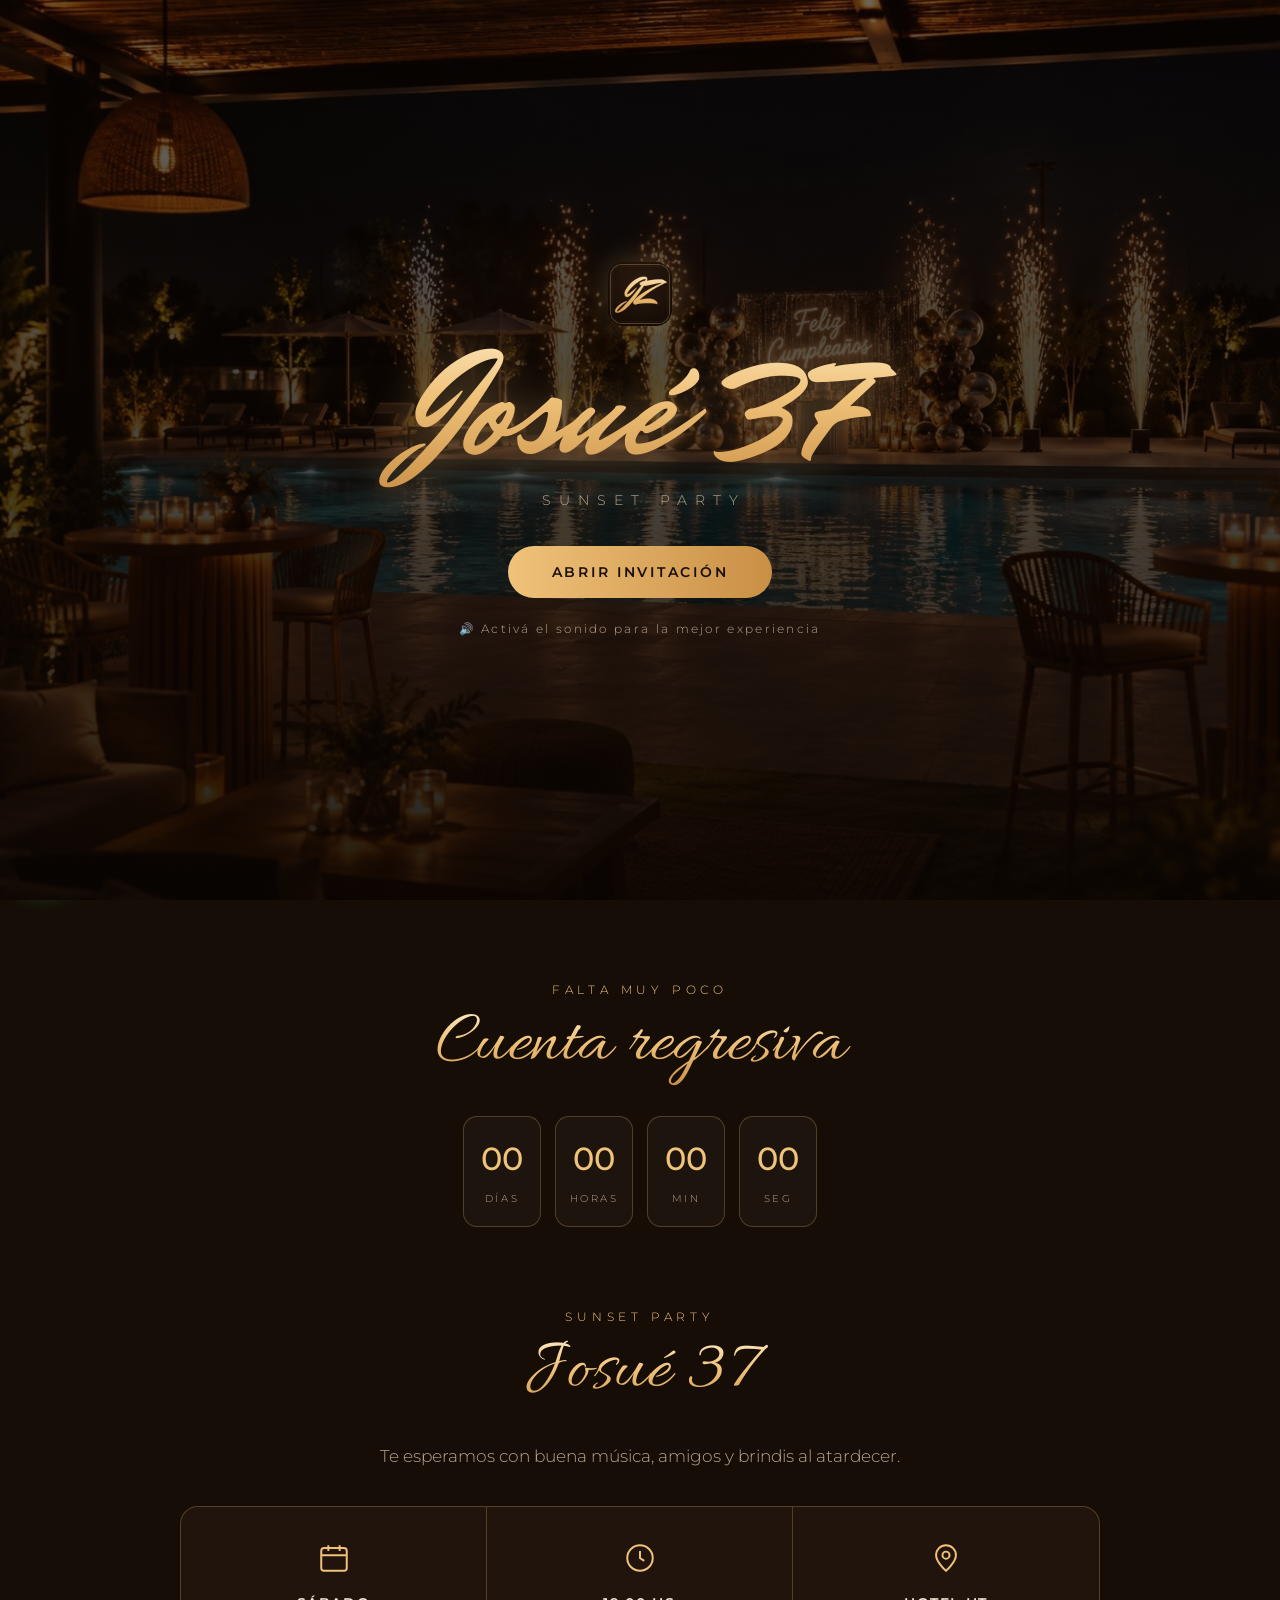
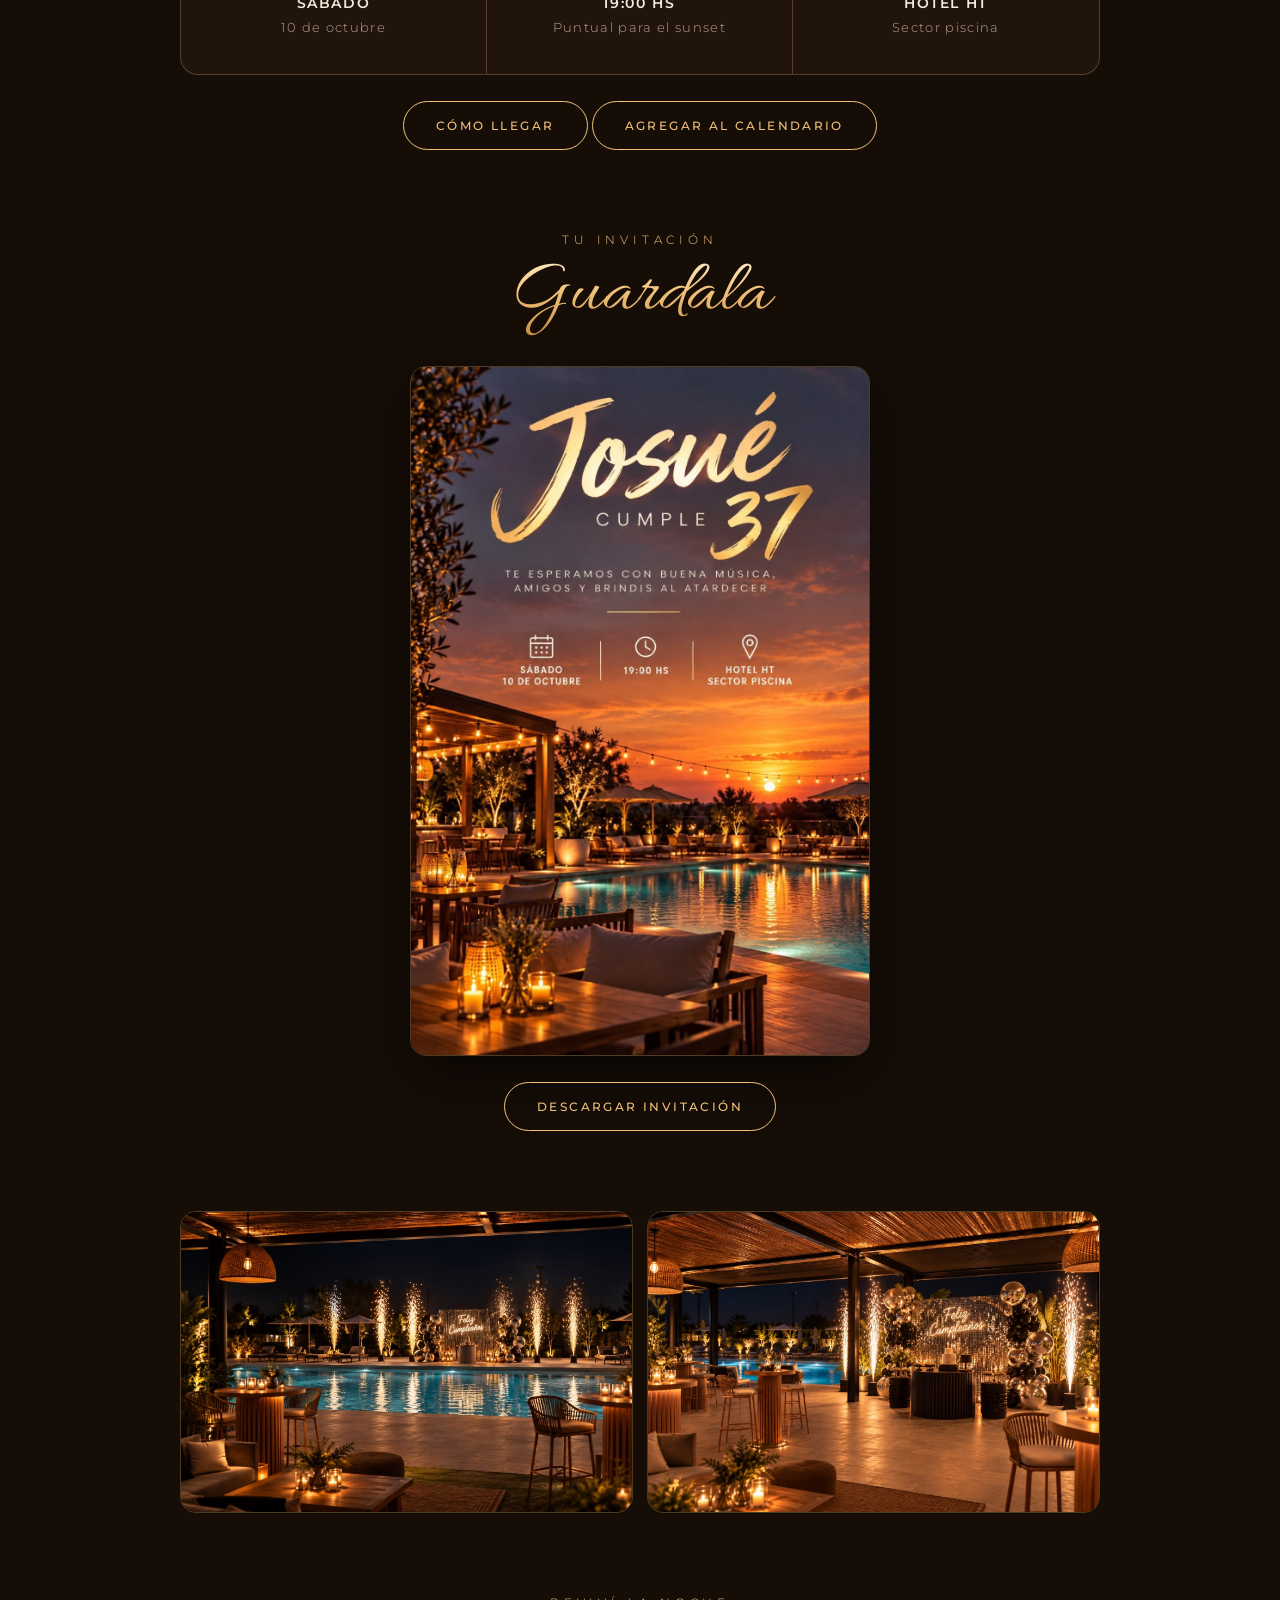
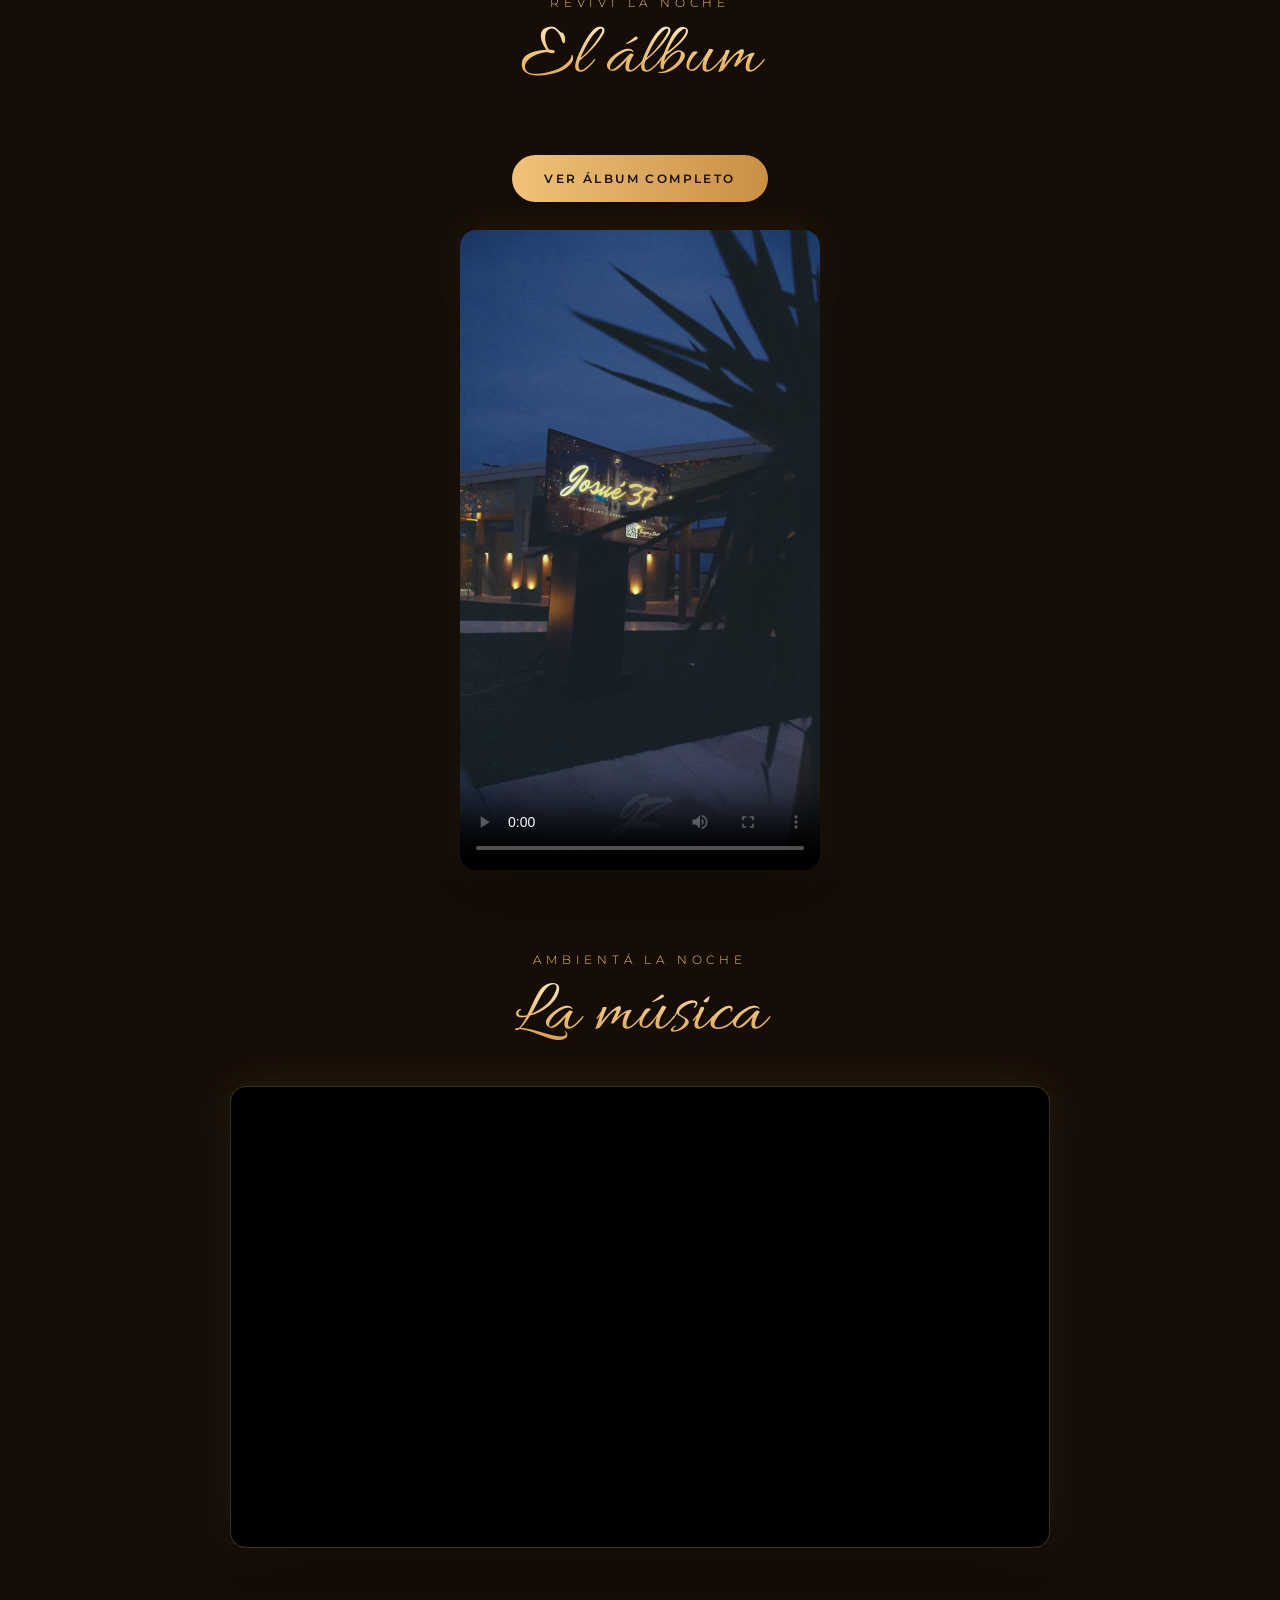
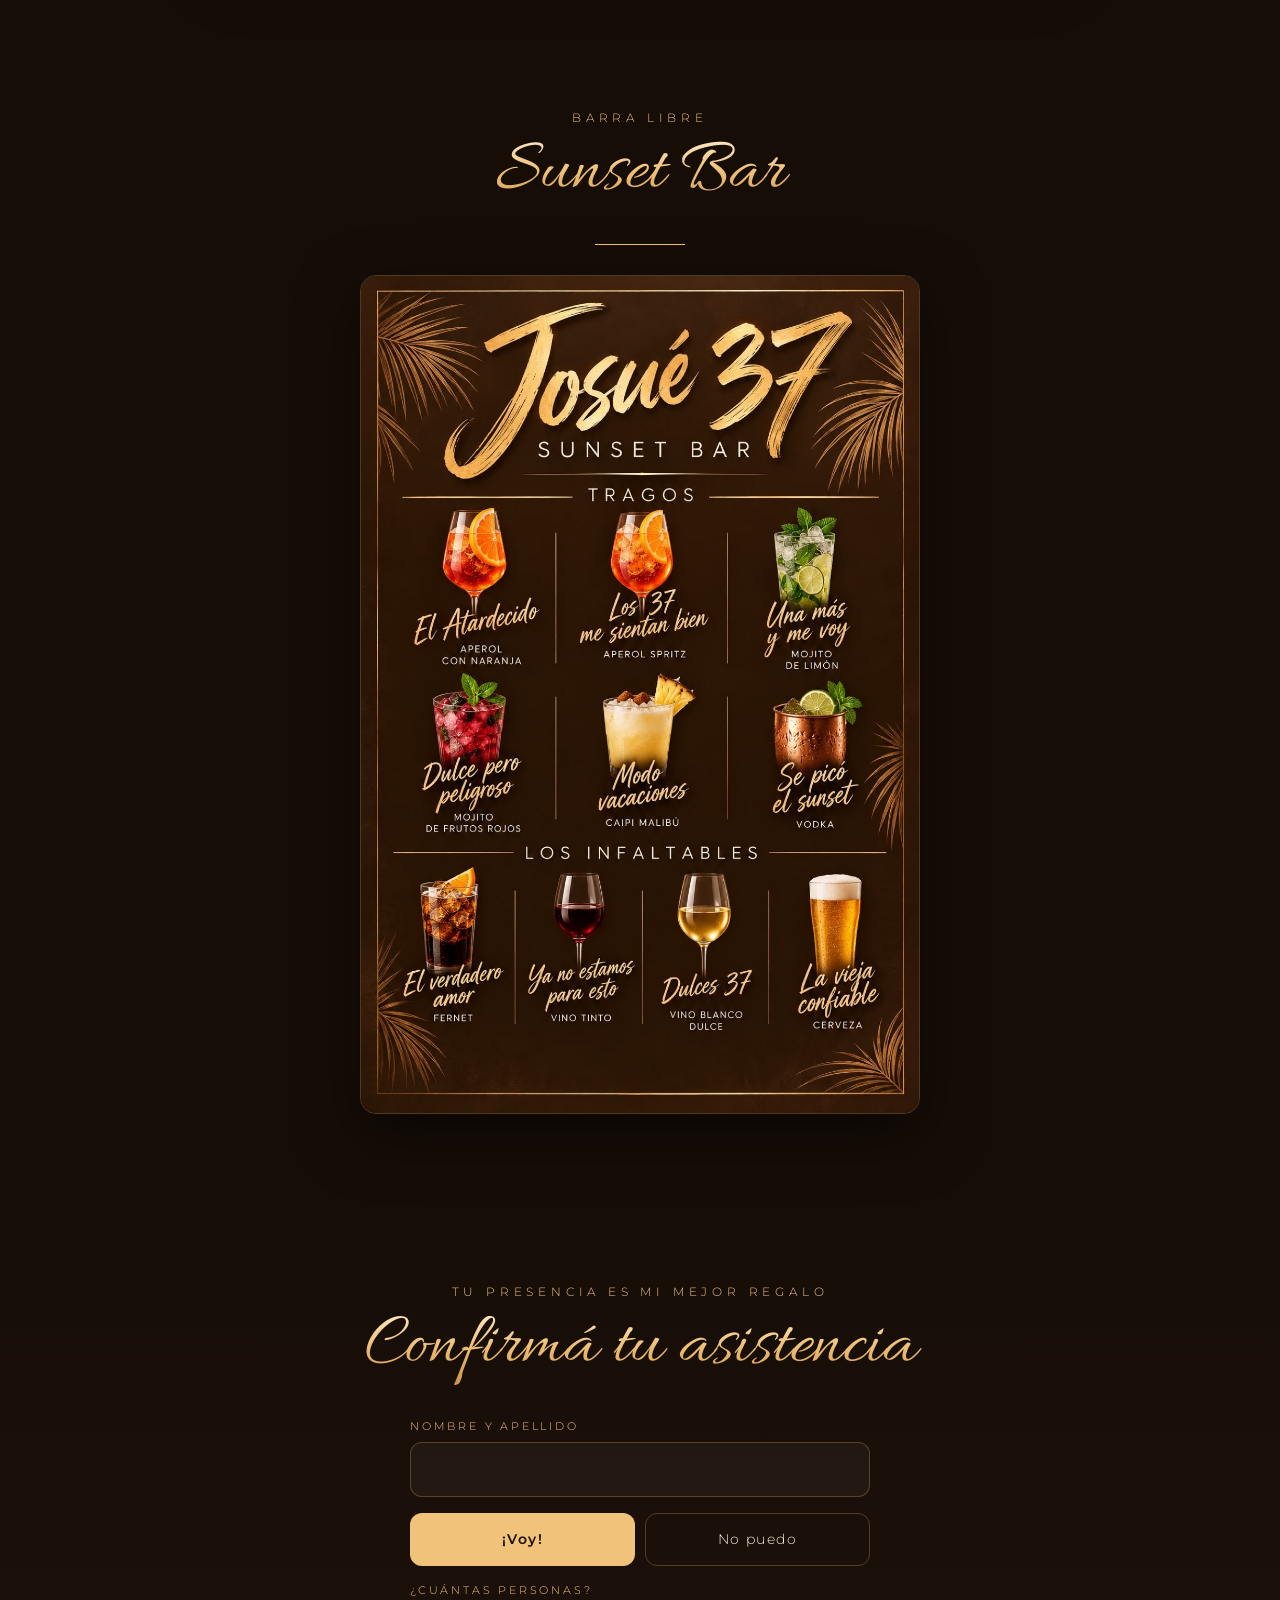
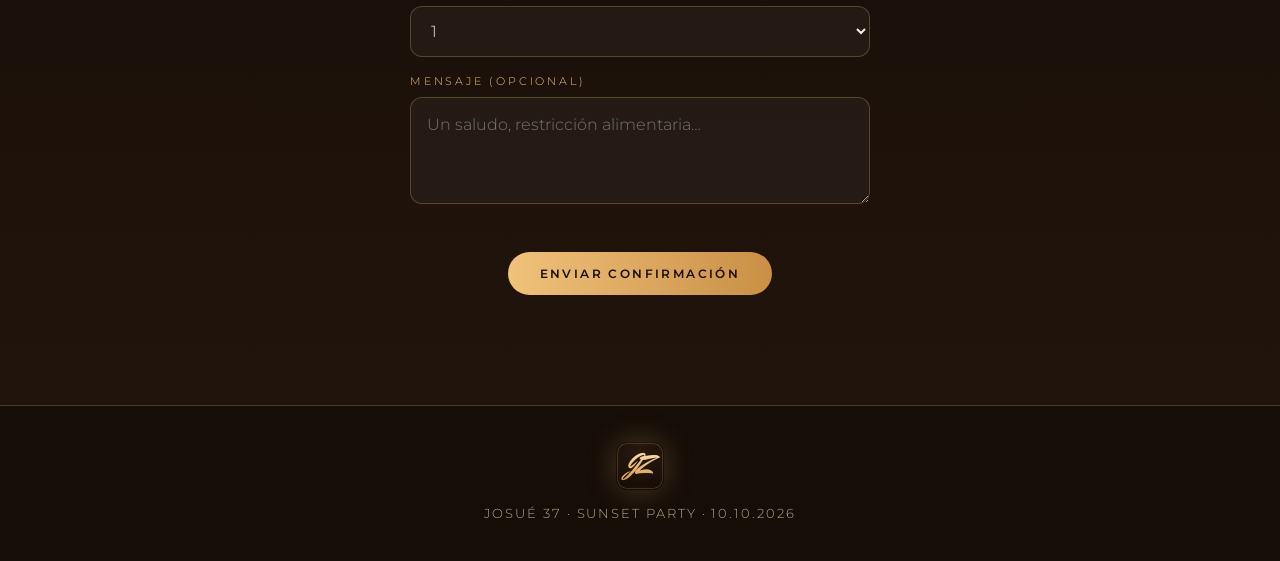
<file: index.html>
<!doctype html>
<html lang="es">
<head>
<meta charset="utf-8">
<meta name="viewport" content="width=device-width,initial-scale=1">
<title>Josué 37 — Sunset Party</title>
<meta name="description" content="Josué cumple 37. Sábado 10 de octubre, 19:00 hs, Hotel HT sector piscina. Confirmá tu asistencia.">
<meta property="og:title" content="Josué cumple 37 · Sunset Party">
<meta property="og:description" content="Sábado 10 de octubre · 19:00 hs · Hotel HT, sector piscina. Buena música, amigos y brindis al atardecer.">
<meta property="og:image" content="https://37.josuezerda.com.ar/img/invitacion.jpg">
<meta name="theme-color" content="#1a0f08">
<link rel="icon" type="image/png" sizes="48x48" href="/img/jz-48.png">
<link rel="icon" type="image/png" sizes="192x192" href="/img/jz-192.png">
<link rel="apple-touch-icon" href="/img/apple-touch-icon.png">
<link rel="preconnect" href="https://fonts.googleapis.com">
<link href="https://fonts.googleapis.com/css2?family=Montserrat:wght@300;400;500;600&family=Playfair+Display:ital@1&family=Allura&family=Mr+Dafoe&display=swap" rel="stylesheet">
<style>
:root{--bg:#160d07;--bg2:#21140c;--gold:#f0c27a;--gold2:#c98f45;--tx:#f6ebdc;--mut:#b8a58e;--line:rgba(240,194,122,.25)}
*{box-sizing:border-box;margin:0}
html{scroll-behavior:smooth}
body{background:var(--bg);color:var(--tx);font-family:'Montserrat',sans-serif;font-weight:300;line-height:1.6;overflow-x:hidden}
.script{font-family:'Allura',cursive;font-weight:400}
.gold{background:linear-gradient(180deg,#fff0cf,var(--gold) 45%,var(--gold2));-webkit-background-clip:text;background-clip:text;color:transparent}
.wrap{max-width:960px;margin:0 auto;padding:0 20px}
/* Hero */
.hero{position:relative;min-height:100svh;display:grid;place-items:center;text-align:center;overflow:hidden;background:#000}
.hero .bg{position:absolute;inset:-4%;background:linear-gradient(rgba(10,5,2,.45),rgba(10,5,2,.7)),url(img/pileta.jpg) center/cover;animation:kb 22s ease-in-out infinite alternate}
@keyframes kb{to{transform:scale(1.12) translate(-1.5%,1%)}}
.hero .in{position:relative;padding:20px}
.spark{position:absolute;inset:0;pointer-events:none}
.t1{font-family:'Mr Dafoe',cursive;font-size:clamp(5rem,22vw,11rem);line-height:1;display:inline-block;padding:.3em .45em .15em .3em;margin:-.3em -.45em -.15em -.3em;filter:drop-shadow(0 4px 24px rgba(240,194,122,.45));clip-path:inset(-10% 100% -10% -10%);animation:wipe 2.4s .4s cubic-bezier(.6,.1,.2,1) forwards}
@keyframes wipe{to{clip-path:inset(-10% -10% -10% -10%)}}
.t2{display:inline-block;padding:.2em .4em .2em .3em;margin:-.2em -.4em -.2em -.3em;font-family:'Mr Dafoe',cursive;font-size:clamp(6rem,26vw,13rem);line-height:.7;margin-top:-.05em;opacity:0;transform:scale(2.2) rotate(-8deg);filter:blur(12px);animation:pop 1.2s 2.5s cubic-bezier(.2,.9,.3,1.2) forwards,glow 3.5s 3.8s ease-in-out infinite}
@keyframes pop{to{opacity:1;transform:none;filter:blur(0)}}
@keyframes glow{50%{filter:drop-shadow(0 0 22px rgba(240,194,122,.8))}}
.t3{letter-spacing:.7em;text-transform:uppercase;font-size:clamp(.8rem,3vw,1.1rem);margin-top:26px;opacity:0;animation:fade 1.2s 3.4s forwards}
.t4{max-width:480px;line-height:1.9;margin:14px auto 0;color:var(--mut);letter-spacing:.2em;text-transform:uppercase;font-size:.72rem;opacity:0;animation:fade 1.2s 4s forwards}
@keyframes fade{from{transform:translateY(14px)}to{opacity:1;transform:none}}
.hero .scroll{position:absolute;bottom:18px;left:50%;transform:translateX(-50%);color:var(--gold);font-size:.7rem;letter-spacing:.3em;text-transform:uppercase;animation:bob 2s infinite}
@keyframes bob{50%{transform:translate(-50%,6px)}}
.poster{width:100%;max-width:460px;border-radius:16px;border:1px solid var(--line);box-shadow:0 20px 60px rgba(0,0,0,.55);display:block;margin:0 auto}
@media(prefers-reduced-motion:reduce){.t1,.t2,.t3,.t4,.hero .bg{animation:none;clip-path:none;opacity:1;transform:none;filter:none}}
section{padding:80px 0;text-align:center}
.eyebrow{letter-spacing:.4em;text-transform:uppercase;font-size:.75rem;color:var(--gold)}
h2{font-family:'Allura',cursive;font-weight:400;font-size:clamp(3rem,9vw,4.6rem);line-height:1.1;margin:6px 0 30px}
.line{width:90px;height:1px;background:var(--gold);margin:0 auto 30px}
/* Countdown */
.count{display:flex;justify-content:center;gap:14px;flex-wrap:wrap}
.count div{min-width:78px;padding:16px 8px;border:1px solid var(--line);border-radius:14px;background:rgba(255,255,255,.03)}
.count b{display:block;font-size:2rem;font-weight:500;color:var(--gold)}
.count span{font-size:.65rem;letter-spacing:.25em;text-transform:uppercase;color:var(--mut)}
/* Info */
.info{display:grid;grid-template-columns:repeat(3,1fr);gap:0;border:1px solid var(--line);border-radius:18px;overflow:hidden;background:var(--bg2)}
.info div{padding:34px 16px;border-right:1px solid var(--line)}
.info div:last-child{border:0}
.info svg{width:34px;height:34px;stroke:var(--gold);fill:none;stroke-width:1.4;margin-bottom:10px}
.info b{display:block;font-weight:600;letter-spacing:.12em;text-transform:uppercase;font-size:.85rem}
.info small{color:var(--mut);letter-spacing:.1em}
.btn{display:inline-block;margin-top:26px;padding:14px 32px;border-radius:99px;border:1px solid var(--gold);color:var(--gold);letter-spacing:.2em;text-transform:uppercase;font-size:.75rem;font-weight:500;background:none;cursor:pointer;font-family:inherit;transition:.25s;text-decoration:none}
.btn:hover{background:var(--gold);color:#1a0f08}
.btn.fill{background:linear-gradient(90deg,var(--gold),var(--gold2));color:#1a0f08;border:0;font-weight:600}
.lead{max-width:560px;margin:0 auto;color:var(--mut);font-size:1.05rem}
/* Gallery */
.gal{display:grid;grid-template-columns:1fr 1fr;gap:14px}
.gal img{width:100%;height:100%;object-fit:cover;border-radius:16px;border:1px solid var(--line);aspect-ratio:3/2}
/* Menu */
.menu img{width:100%;max-width:560px;border-radius:16px;border:1px solid var(--line);box-shadow:0 20px 60px rgba(0,0,0,.5);cursor:zoom-in}
/* RSVP */
.rsvp{background:linear-gradient(180deg,var(--bg),var(--bg2))}
form{max-width:460px;margin:0 auto;text-align:left;display:grid;gap:16px}
label{font-size:.7rem;letter-spacing:.25em;text-transform:uppercase;color:var(--gold)}
input,select,textarea{width:100%;margin-top:6px;padding:14px 16px;border-radius:12px;border:1px solid var(--line);background:rgba(255,255,255,.04);color:var(--tx);font:inherit;font-size:1rem}
input:focus,select:focus,textarea:focus{outline:0;border-color:var(--gold)}
select option{background:#21140c}
.hp{position:absolute;left:-9999px}
.seg{display:grid;grid-template-columns:1fr 1fr;gap:10px}
.seg label{margin:0;cursor:pointer}
.seg input{display:none}
.seg span{display:block;text-align:center;padding:14px;border:1px solid var(--line);border-radius:12px;color:var(--tx);letter-spacing:.1em;text-transform:none;font-size:.9rem}
.seg input:checked+span{background:var(--gold);color:#1a0f08;font-weight:600}
#msg{text-align:center;min-height:1.5em;margin-top:6px}
.ok{color:#9be3a8}.err{color:#ff9d8a}
footer{padding:36px 20px;text-align:center;color:var(--mut);font-size:.8rem;letter-spacing:.15em;border-top:1px solid var(--line)}
.rv{opacity:0;transform:translateY(26px);transition:.9s}.rv.on{opacity:1;transform:none}
@media(max-width:640px){.info{grid-template-columns:1fr}.info div{border-right:0;border-bottom:1px solid var(--line)}.gal{grid-template-columns:1fr}}

/* Entrada */
body.lock{overflow:hidden}
#gate{position:fixed;inset:0;z-index:100;display:grid;place-items:center;text-align:center;background:linear-gradient(rgba(10,5,2,.6),rgba(10,5,2,.88)),url(img/pileta.jpg) center/cover;transition:opacity 1s,visibility 1s}
#gate.out{opacity:0;visibility:hidden}
#gate .g1{display:inline-block;padding:.2em .4em .1em .3em;margin:-.2em -.4em -.1em -.3em;font-family:'Mr Dafoe';font-size:clamp(4.5rem,20vw,9rem);line-height:1;filter:drop-shadow(0 4px 24px rgba(240,194,122,.45))}
#gate .g2{letter-spacing:.6em;font-size:.85rem;color:var(--mut);text-transform:uppercase;margin:6px 0 34px;padding-left:.6em}
#gate .btn{margin:0;padding:18px 44px;font-size:.85rem;animation:pulse 2.2s infinite}
@keyframes pulse{0%{box-shadow:0 0 0 0 rgba(240,194,122,.55)}70%{box-shadow:0 0 0 22px rgba(240,194,122,0)}100%{box-shadow:0 0 0 0 rgba(240,194,122,0)}}
#gate small{display:block;margin-top:22px;color:var(--mut);font-size:.72rem;letter-spacing:.2em}
body:not(.go) .hero .in *{animation-play-state:paused!important}
body:not(.go) .hero .bg{animation-play-state:paused}
/* Partículas laterales */
#side{position:fixed;inset:0;width:100%;height:100%;pointer-events:none;z-index:5}
/* Video */
.vid{position:relative;max-width:820px;margin:0 auto;aspect-ratio:16/9;border-radius:16px;overflow:hidden;border:1px solid var(--line);box-shadow:0 20px 60px rgba(0,0,0,.55),0 0 50px rgba(240,194,122,.12);background:#000}
.vid #yt,.vid iframe{position:absolute;inset:0;width:100%;height:100%;pointer-events:none}
.vid .shield{position:absolute;inset:0;z-index:5;background:transparent;touch-action:none;-webkit-tap-highlight-color:transparent;cursor:default}
.vid{-webkit-user-select:none;user-select:none;-webkit-touch-callout:none}
.ig{max-width:360px;margin:28px auto 0}
.ig video{width:100%;display:block;border-radius:16px;background:#000;box-shadow:0 20px 60px rgba(0,0,0,.55),0 0 40px rgba(240,194,122,.1)}
/* Botón sonido */
#snd{position:fixed;right:16px;bottom:16px;z-index:60;width:52px;height:52px;border-radius:50%;border:1px solid var(--gold);background:rgba(22,13,7,.78);backdrop-filter:blur(8px);cursor:pointer;display:none;place-items:center;transition:.25s}
#snd.show{display:grid}
#snd:hover{background:var(--gold)}#snd:hover svg{stroke:#1a0f08}
#snd svg{width:24px;height:24px;stroke:var(--gold);fill:none;stroke-width:1.7;stroke-linecap:round;stroke-linejoin:round}
#snd .off{display:none}#snd.muted .on{display:none}#snd.muted .off{display:block}

/* Móvil */
@media(max-width:640px){
 section{padding:56px 0}
 .wrap{padding:0 16px}
 .t1{font-size:clamp(6rem,34vw,9rem)}
 .t2{font-size:clamp(7rem,40vw,11rem)}
 .t3{letter-spacing:.5em;margin-top:18px}
 .t4{font-size:.68rem;letter-spacing:.14em}
 .count{gap:8px;flex-wrap:nowrap}
 .count div{min-width:0;flex:1;padding:14px 4px}
 .count b{font-size:1.6rem}.count span{font-size:.58rem;letter-spacing:.15em}
 .btn{padding:14px 26px}
 .info div{padding:26px 16px}
 .poster{max-width:100%}
 .vid{border-radius:12px}
 #gate .g2{letter-spacing:.45em}
 #gate .btn{padding:18px 38px}
 #snd{right:max(14px,env(safe-area-inset-right));bottom:max(14px,env(safe-area-inset-bottom));width:48px;height:48px}
 footer{padding-bottom:90px}
 h2{margin-bottom:22px}
}
@media(max-width:360px){.count b{font-size:1.35rem}.t4{letter-spacing:.08em}}
.hero{min-height:100vh;min-height:100svh}
body{-webkit-text-size-adjust:100%}

/* Lightbox */
#lb{position:fixed;inset:0;z-index:200;background:rgba(5,3,1,.95);display:none;flex-direction:column}
#lb.on{display:flex;animation:lbin .25s}@keyframes lbin{from{opacity:0}}
#lbx{position:fixed;top:max(14px,env(safe-area-inset-top));right:14px;z-index:3;width:46px;height:46px;border-radius:50%;border:1px solid var(--gold);background:rgba(22,13,7,.85);color:var(--gold);font-size:1.2rem;cursor:pointer}
.lbs{flex:1;overflow:auto;display:flex;padding:64px 12px 40px;-webkit-overflow-scrolling:touch}
#lbi{margin:auto;max-width:100%;max-height:100%;object-fit:contain;cursor:zoom-in;border-radius:10px}
#lb.z #lbi{max-width:none;max-height:none;width:220%;cursor:zoom-out}
.lbh{position:fixed;bottom:12px;left:0;right:0;text-align:center;font-size:.7rem;letter-spacing:.2em;text-transform:uppercase;color:var(--mut);pointer-events:none}
#lb.z .lbh{display:none}
.menu img,.poster{-webkit-touch-callout:none}
.jz{width:64px;height:64px;border-radius:16px;display:block;margin:0 auto 14px;box-shadow:0 0 30px rgba(240,194,122,.25)}
</style>
</head>
<body class="lock">
<div id="gate">
  <div>
    <img class="jz" src="/img/jz-192.png" alt="JZ">
    <div class="g1 gold">Josué 37</div>
    <div class="g2">Sunset Party</div>
    <button class="btn fill" id="open" type="button">Abrir invitación</button>
    <small>🔊 Activá el sonido para la mejor experiencia</small>
  </div>
</div>
<button id="tvfs" type="button" aria-label="Pantalla completa" style="position:fixed;top:0;right:0;width:64px;height:64px;opacity:0;background:transparent;border:0;z-index:300;cursor:default"></button>
<canvas id="side"></canvas>
<button id="snd" type="button" aria-label="Silenciar o activar sonido">
  <svg class="on" viewBox="0 0 24 24"><path d="M11 5 6 9H3v6h3l5 4z"/><path d="M15.5 8.5a5 5 0 0 1 0 7M18.5 5.5a9 9 0 0 1 0 13"/></svg>
  <svg class="off" viewBox="0 0 24 24"><path d="M11 5 6 9H3v6h3l5 4z"/><path d="m22 9-6 6m0-6 6 6"/></svg>
</button>

<header class="hero">
  <div class="bg"></div><canvas class="spark" id="spark"></canvas>
  <div class="in">
    <h1 style="font-weight:400">
      <span class="t1 gold">Josué</span>
      <span class="t2 gold">37</span>
    </h1>
    <div class="t3">Cumple</div>
    <div class="t4">Sábado 10 de octubre · 19:00 hs<br>Hotel HT · Sector piscina</div>
  </div>
  <div class="scroll">Deslizá ↓</div>
</header>

<section class="rv">
  <div class="wrap">
    <div class="eyebrow">Falta muy poco</div>
    <h2 class="gold">Cuenta regresiva</h2>
    <div class="count" id="count"><div><b>--</b><span>días</span></div><div><b>--</b><span>horas</span></div><div><b>--</b><span>min</span></div><div><b>--</b><span>seg</span></div></div>
  </div>
</section>

<section class="rv" style="padding-top:0">
  <div class="wrap">
    <div class="eyebrow">Sunset Party</div>
    <h2 class="gold">Josué 37</h2>
    <p class="lead" style="margin-bottom:36px">Te esperamos con buena música, amigos y brindis al atardecer.</p>
    <div class="info">
      <div><svg viewBox="0 0 24 24"><rect x="3" y="5" width="18" height="16" rx="2"/><path d="M3 10h18M8 3v4M16 3v4"/></svg><b>Sábado</b><small>10 de octubre</small></div>
      <div><svg viewBox="0 0 24 24"><circle cx="12" cy="12" r="9"/><path d="M12 7v5l3 2"/></svg><b>19:00 hs</b><small>Puntual para el sunset</small></div>
      <div><svg viewBox="0 0 24 24"><path d="M12 21s7-6.2 7-11a7 7 0 0 0-14 0c0 4.8 7 11 7 11z"/><circle cx="12" cy="10" r="2.5"/></svg><b>Hotel HT</b><small>Sector piscina</small></div>
    </div>
    <a class="btn" href="https://www.google.com/maps/search/?api=1&query=Hotel+HT+Santiago+del+Estero" target="_blank" rel="noopener">Cómo llegar</a>
    <a class="btn" id="cal" href="#">Agregar al calendario</a>
  </div>
</section>

<section class="rv" style="padding-top:0">
  <div class="wrap">
    <div class="eyebrow">Tu invitación</div>
    <h2 class="gold">Guardala</h2>
    <img class="poster" data-zoom style="cursor:zoom-in" src="img/invitacion.jpg" alt="Invitación: Josué cumple 37, sábado 10 de octubre, 19:00 hs, Hotel HT sector piscina">
    <a class="btn" id="dl" href="/img/invitacion.jpg" download="invitacion-josue-37.jpg">Descargar invitación</a>
  </div>
</section>

<section class="rv" style="padding-top:0">
  <div class="wrap">
    <div class="gal"><img src="img/pileta.jpg" alt="Sector piscina de noche" loading="lazy"><img src="img/salon.jpg" alt="Ambientación del cumpleaños" loading="lazy"></div>
  </div>
</section>

<section class="rv" style="padding-top:0">
  <div class="wrap">
    <div class="eyebrow">Reviví la noche</div>
    <h2 class="gold">El álbum</h2>
    <a class="btn fill" href="https://eventos.fusionia.com.ar/album/josue" target="_blank" rel="noopener">Ver álbum completo</a>
    <div class="ig">
      <video id="igvid" src="/video/josue37.mp4" poster="/video/josue37-poster.jpg" controls playsinline preload="metadata"></video>
    </div>
  </div>
</section>

<section class="rv" style="padding-top:0">
  <div class="wrap">
    <div class="eyebrow">Ambientá la noche</div>
    <h2 class="gold">La música</h2>
    <div class="vid" id="vidbox" aria-hidden="true"><div id="yt"></div><div class="shield" id="shield"></div></div>
  </div>
</section>

<section class="rv menu">
  <div class="wrap">
    <div class="eyebrow">Barra libre</div>
    <h2 class="gold">Sunset Bar</h2>
    <div class="line"></div>
    <img src="img/menu.jpg" alt="Carta de tragos del Sunset Bar" id="menuimg" data-zoom loading="lazy">
  </div>
</section>

<section class="rv rsvp" id="rsvp">
  <div class="wrap">
    <div class="eyebrow">Tu presencia es mi mejor regalo</div>
    <h2 class="gold">Confirmá tu asistencia</h2>
    <form id="f" novalidate>
      <div class="hp"><label>No completar<input name="web" tabindex="-1" autocomplete="off"></label></div>
      <label>Nombre y apellido<input name="nombre" required maxlength="80" autocomplete="name"></label>
      <div class="seg">
        <label><input type="radio" name="asiste" value="si" checked><span>¡Voy!</span></label>
        <label><input type="radio" name="asiste" value="no"><span>No puedo</span></label>
      </div>
      <label id="gl">¿Cuántas personas?
        <select name="personas"><option>1</option><option>2</option><option>3</option><option>4</option><option>5</option></select>
      </label>
      <label>Mensaje (opcional)<textarea name="mensaje" rows="3" maxlength="300" placeholder="Un saludo, restricción alimentaria…"></textarea></label>
      <div style="text-align:center"><button class="btn fill" id="send" type="submit">Enviar confirmación</button><div id="msg" role="status"></div></div>
    </form>
  </div>
</section>

<footer><img class="jz" src="/img/jz-192.png" alt="JZ" style="width:48px;height:48px;border-radius:12px"> JOSUÉ 37 · SUNSET PARTY · 10.10.2026</footer>
<div id="lb" role="dialog" aria-modal="true" aria-label="Imagen ampliada"><button id="lbx" type="button" aria-label="Cerrar">✕</button><div class="lbs"><img id="lbi" alt=""></div><div class="lbh">Tocá la imagen para acercar</div></div>

<script>
const T=new Date('2026-10-10T19:00:00-03:00');
const cEl=document.querySelectorAll('#count b');
function tick(){let d=Math.max(0,T-Date.now());const v=[d/864e5,d/36e5%24,d/6e4%60,d/1e3%60].map(x=>String(Math.floor(x)).padStart(2,'0'));cEl.forEach((e,i)=>e.textContent=v[i])}
tick();setInterval(tick,1000);
// ===== Entrada + música =====
const VID='FxDMMeWK1ZE',START=0;let yt=null,ytReady=false,wantPlay=false;
const tag=document.createElement('script');tag.src='https://www.youtube.com/iframe_api';document.head.appendChild(tag);
window.onYouTubeIframeAPIReady=()=>{yt=new YT.Player('yt',{videoId:VID,playerVars:{controls:0,disablekb:1,fs:0,rel:0,modestbranding:1,iv_load_policy:3,playsinline:1,start:START,loop:1,playlist:VID,cc_load_policy:0},
events:{onReady:()=>{ytReady=true;const fr=document.querySelector('#vidbox iframe');if(fr){fr.setAttribute('tabindex','-1');fr.setAttribute('aria-hidden','true')}if(wantPlay){yt.unMute();yt.playVideo()}},onError:()=>{document.getElementById('vidbox').closest('section').style.display='none';snd.classList.remove('show')},
onStateChange:e=>{if(wantPlay&&(e.data===YT.PlayerState.PAUSED||e.data===YT.PlayerState.ENDED))yt.playVideo()}}})};
const snd=document.getElementById('snd');
// Bloqueo total del video: ningún toque llega al reproductor ni al resto de la página
const sh=document.getElementById('shield');
['click','dblclick','mousedown','mouseup','touchstart','touchend','touchmove','pointerdown','pointerup','contextmenu','dragstart'].forEach(ev=>sh.addEventListener(ev,e=>{e.preventDefault();e.stopPropagation()},{passive:false}));
// El video siempre se reproduce: si se pausa, termina o el navegador lo frena, se retoma
const keep=()=>{if(!wantPlay||!ytReady)return;try{const s=yt.getPlayerState();if(s!==YT.PlayerState.PLAYING&&s!==YT.PlayerState.BUFFERING)yt.playVideo()}catch(e){}};
setInterval(keep,1200);document.addEventListener('visibilitychange',()=>{if(!document.hidden)keep()});
document.getElementById('open').addEventListener('click',()=>{
  wantPlay=true;if(ytReady){yt.unMute();yt.setVolume(80);yt.playVideo()}
  document.body.classList.remove('lock');document.body.classList.add('go');
  document.getElementById('gate').classList.add('out');snd.classList.add('show');burst();
});
snd.addEventListener('click',()=>{if(!ytReady)return;const m=yt.isMuted();m?yt.unMute():yt.mute();snd.classList.toggle('muted',!m)});
document.getElementById('igvid')?.addEventListener('play',()=>{if(ytReady&&!yt.isMuted()){yt.mute();snd.classList.add('muted')}});
// ===== Partículas doradas laterales =====
const sc=document.getElementById('side'),sx=sc.getContext('2d');let SW,SH,SP=[],B=[];
const sr=()=>{const d=devicePixelRatio||1;SW=innerWidth;SH=innerHeight;sc.width=SW*d;sc.height=SH*d;sx.setTransform(d,0,0,d,0,0)};sr();addEventListener('resize',sr);
const edge=()=>{const l=Math.random()<.5,w=Math.min(SW*.22,220);return {x:l?Math.random()*w:SW-Math.random()*w,y:SH+Math.random()*40,v:.35+Math.random()*1.1,r:.7+Math.random()*2.2,a:Math.random()*6,s:Math.random()<.18}};
const nP=SW<700?28:55;for(let i=0;i<nP;i++){const p=edge();p.y=Math.random()*SH;SP.push(p)}
function burst(){for(let i=0;i<90;i++){const a=Math.random()*Math.PI*2,v=2+Math.random()*7;B.push({x:SW/2,y:SH/2,vx:Math.cos(a)*v,vy:Math.sin(a)*v-2,l:1,r:1+Math.random()*2.4})}}
function star(x,y,r,al){sx.fillStyle=`rgba(255,240,207,${al})`;sx.beginPath();sx.moveTo(x,y-r*3);sx.lineTo(x+r*.6,y-r*.6);sx.lineTo(x+r*3,y);sx.lineTo(x+r*.6,y+r*.6);sx.lineTo(x,y+r*3);sx.lineTo(x-r*.6,y+r*.6);sx.lineTo(x-r*3,y);sx.lineTo(x-r*.6,y-r*.6);sx.fill()}
(function loop(){sx.clearRect(0,0,SW,SH);
for(const p of SP){p.y-=p.v;p.a+=.03;p.x+=Math.sin(p.a)*.35;if(p.y<-20)Object.assign(p,edge());const al=.25+.55*Math.abs(Math.sin(p.a));
 if(p.s)star(p.x,p.y,p.r,al);else{sx.fillStyle=`rgba(240,194,122,${al})`;sx.shadowColor='rgba(240,194,122,.8)';sx.shadowBlur=8;sx.beginPath();sx.arc(p.x,p.y,p.r,0,7);sx.fill();sx.shadowBlur=0}}
for(let i=B.length-1;i>=0;i--){const b=B[i];b.x+=b.vx;b.y+=b.vy;b.vy+=.12;b.vx*=.985;b.l-=.012;if(b.l<=0){B.splice(i,1);continue}sx.fillStyle=`rgba(240,194,122,${b.l})`;sx.beginPath();sx.arc(b.x,b.y,b.r,0,7);sx.fill()}
requestAnimationFrame(loop)})();
// Botón invisible (arriba a la derecha) y tecla F: pantalla completa para TV
const fsT=()=>{const d=document,e=d.documentElement;if(!d.fullscreenElement&&!d.webkitFullscreenElement){(e.requestFullscreen||e.webkitRequestFullscreen||(()=>{})).call(e)}else{(d.exitFullscreen||d.webkitExitFullscreen||(()=>{})).call(d)}};
document.getElementById('tvfs').addEventListener('click',fsT);
addEventListener('keydown',e=>{if((e.key==='f'||e.key==='F')&&!/INPUT|TEXTAREA|SELECT/.test(document.activeElement.tagName))fsT()});
// Chispas doradas
(()=>{const c=document.getElementById('spark'),x=c.getContext('2d');let W,H,P=[];
const rs=()=>{W=c.width=c.offsetWidth;H=c.height=c.offsetHeight};rs();addEventListener('resize',rs);
const mk=()=>({x:Math.random()*W,y:H+10,v:.4+Math.random()*1.2,r:.6+Math.random()*1.8,a:Math.random()*6});
for(let i=0;i<60;i++){const p=mk();p.y=Math.random()*H;P.push(p)}
(function f(){x.clearRect(0,0,W,H);for(const p of P){p.y-=p.v;p.a+=.03;p.x+=Math.sin(p.a)*.4;if(p.y<-10)Object.assign(p,mk());
x.fillStyle=`rgba(240,194,122,${.25+.5*Math.abs(Math.sin(p.a))})`;x.beginPath();x.arc(p.x,p.y,p.r,0,7);x.fill()}requestAnimationFrame(f)})()})();
// Calendario (.ics)
document.getElementById('cal').addEventListener('click',e=>{e.preventDefault();
const ics=['BEGIN:VCALENDAR','VERSION:2.0','BEGIN:VEVENT','DTSTART:20261010T220000Z','DTEND:20261011T040000Z','SUMMARY:Josué 37 · Sunset Party','LOCATION:Hotel HT - Sector piscina','DESCRIPTION:Buena música, amigos y brindis al atardecer.','END:VEVENT','END:VCALENDAR'].join('\r\n');
const a=document.createElement('a');a.href=URL.createObjectURL(new Blob([ics],{type:'text/calendar'}));a.download='josue-37.ics';a.click()});
// Lightbox centrado con zoom y cierre (X, fondo o Esc)
const lb=document.getElementById('lb'),lbi=document.getElementById('lbi');
const lbOpen=s=>{lbi.src=s;lb.classList.remove('z');lb.classList.add('on');document.documentElement.style.overflow='hidden'};
const lbClose=()=>{lb.classList.remove('on','z');document.documentElement.style.overflow=''};
document.querySelectorAll('[data-zoom]').forEach(i=>i.addEventListener('click',()=>lbOpen(i.currentSrc||i.src)));
lbi.addEventListener('click',e=>{e.stopPropagation();lb.classList.toggle('z')});
document.getElementById('lbx').addEventListener('click',lbClose);
lb.addEventListener('click',e=>{if(e.target===lb||e.target.classList.contains('lbs'))lbClose()});
addEventListener('keydown',e=>{if(e.key==='Escape')lbClose()});
// Descarga real de la invitación (sin abrir la imagen)
document.getElementById('dl').addEventListener('click',async e=>{e.preventDefault();
 try{const r=await fetch('/img/invitacion.jpg');const b=await r.blob();const f=new File([b],'invitacion-josue-37.jpg',{type:'image/jpeg'});
  if(/iPhone|iPad|Android/i.test(navigator.userAgent)&&navigator.canShare&&navigator.canShare({files:[f]})){await navigator.share({files:[f],title:'Josué 37 · Sunset Party'});return}
  const a=document.createElement('a');a.href=URL.createObjectURL(b);a.download=f.name;document.body.appendChild(a);a.click();a.remove();setTimeout(()=>URL.revokeObjectURL(a.href),5000)
 }catch(err){if(err&&err.name==='AbortError')return;window.location.href='/img/invitacion.jpg'}});
// Form
const f=document.getElementById('f'),msg=document.getElementById('msg'),btn=document.getElementById('send');
f.asiste.forEach?.call(f.asiste,r=>r.addEventListener('change',()=>gl.style.display=f.asiste.value==='no'?'none':''));
f.addEventListener('submit',async e=>{e.preventDefault();
if(!f.nombre.value.trim()){msg.className='err';msg.textContent='Escribí tu nombre.';return}
btn.disabled=true;msg.className='';msg.textContent='Enviando…';
try{const r=await fetch('/api/rsvp',{method:'POST',headers:{'Content-Type':'application/json'},body:JSON.stringify(Object.fromEntries(new FormData(f)))});
const j=await r.json();if(!r.ok)throw new Error(j.error||'Error');
msg.className='ok';msg.textContent=f.asiste.value==='si'?'¡Enviado con éxito! Te esperamos 🥂':'Enviado con éxito. ¡Gracias por avisar!';f.reset()}
catch(err){msg.className='ok';msg.textContent=f.asiste.value==='si'?'¡Enviado con éxito! Te esperamos 🥂':'Enviado con éxito. ¡Gracias por avisar!';f.reset()}});
// Reveal
const io=new IntersectionObserver(es=>es.forEach(x=>{if(x.isIntersecting){x.target.classList.add('on');io.unobserve(x.target)}}),{threshold:.12});
document.querySelectorAll('.rv').forEach(el=>io.observe(el));
</script>
<script src="/wa.js" defer></script></body>
</html>
</file>
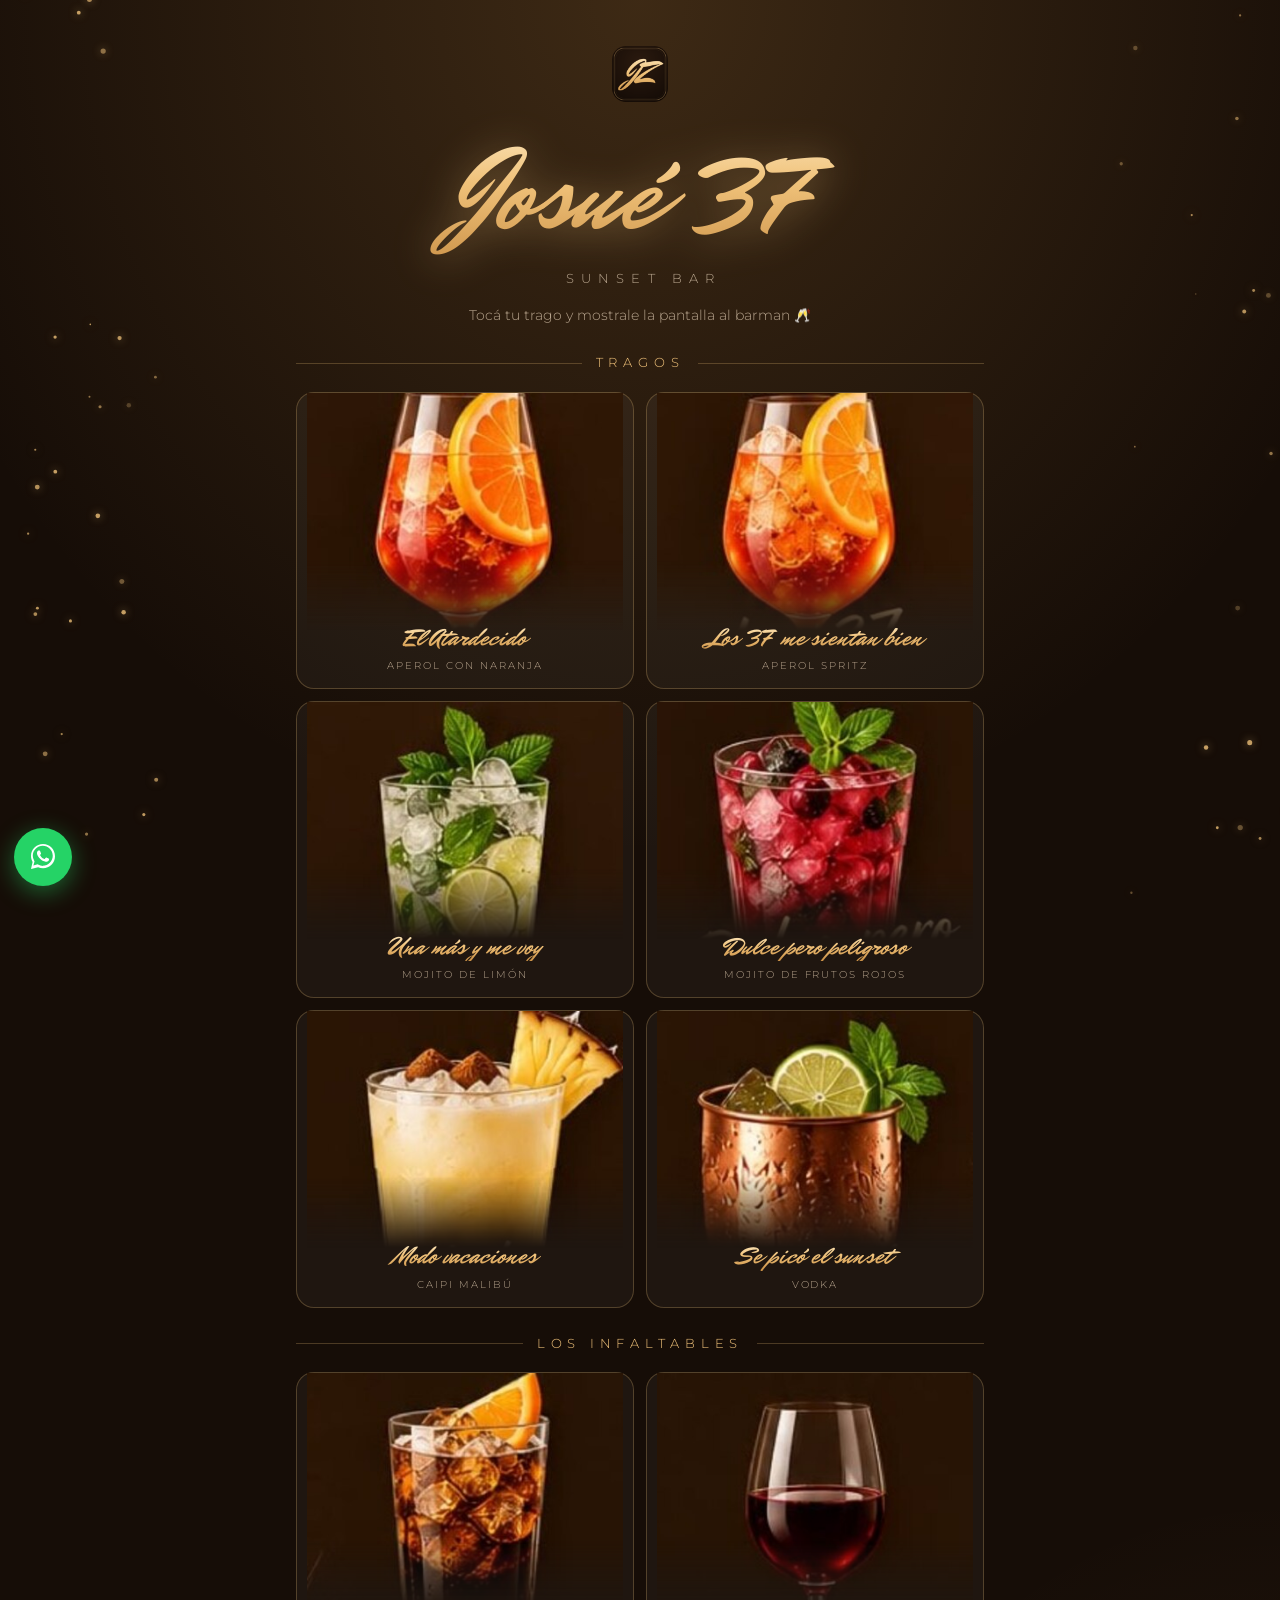
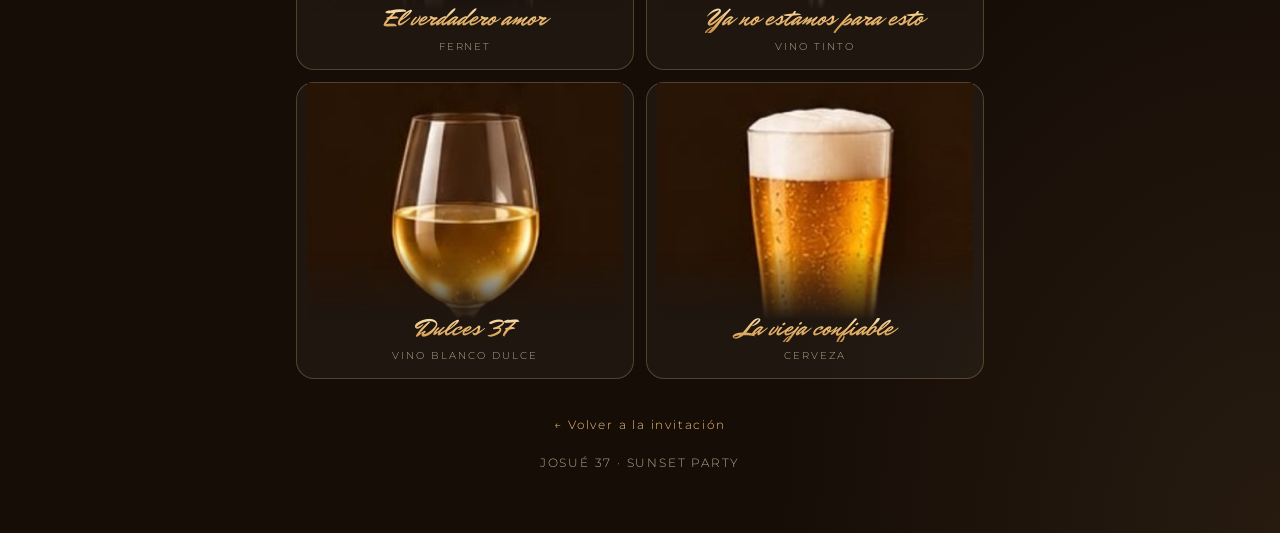
<file: bebidas/index.html>
<!doctype html>
<html lang="es"><head>
<meta charset="utf-8"><meta name="viewport" content="width=device-width,initial-scale=1">
<link rel="icon" type="image/png" sizes="48x48" href="/img/jz-48.png"><link rel="apple-touch-icon" href="/img/apple-touch-icon.png">
<title>Sunset Bar — Josué 37</title>
<meta name="robots" content="noindex">
<meta name="theme-color" content="#160d07">
<link href="https://fonts.googleapis.com/css2?family=Montserrat:wght@300;400;600&family=Mr+Dafoe&display=swap" rel="stylesheet">
<link rel="stylesheet" href="/shared.css">
<style>
.grid{display:grid;grid-template-columns:repeat(2,1fr);gap:12px}
.drink{background:rgba(255,255,255,.04);border:1px solid var(--line);border-radius:18px;padding:0 10px 14px;text-align:center;cursor:pointer;font:inherit;color:inherit;transition:.25s;display:block;width:100%}
.drink:active{transform:scale(.97);border-color:var(--gold)}
.drink img{width:100%;aspect-ratio:4/3;object-fit:cover;object-position:top;display:block;-webkit-mask-image:linear-gradient(#000 70%,transparent);mask-image:linear-gradient(#000 70%,transparent)}
.drink h3{font-family:'Mr Dafoe',cursive;font-weight:400;font-size:1.55rem;line-height:1.15;margin-top:-6px}
.drink small{display:block;margin-top:6px;letter-spacing:.2em;text-transform:uppercase;font-size:.62rem;color:var(--mut)}
.hint{text-align:center;color:var(--mut);font-size:.85rem;margin:6px 0 4px}
#show{position:fixed;inset:0;z-index:50;background:rgba(10,5,2,.96);display:none;align-items:center;justify-content:center;text-align:center;padding:24px;overflow:auto}
#show>div{width:100%;max-width:420px;margin:auto}
#x{position:fixed;top:max(14px,env(safe-area-inset-top));right:14px;width:46px;height:46px;border-radius:50%;border:1px solid var(--gold);background:rgba(22,13,7,.85);color:var(--gold);font-size:1.2rem;cursor:pointer;z-index:3}
#show.on{display:flex;animation:in .3s}
@keyframes in{from{opacity:0;transform:scale(.96)}}
#show .k{letter-spacing:.4em;text-transform:uppercase;font-size:.7rem;color:var(--gold)}
#show img{width:min(70vw,300px);margin:20px auto 0;display:block;border-radius:20px}
#show .n{font-family:'Mr Dafoe',cursive;font-size:clamp(3rem,15vw,5rem);line-height:1.15;display:inline-block;padding:.1em .3em .1em .2em}
#show .d{letter-spacing:.35em;text-transform:uppercase;font-size:.95rem;color:var(--tx);margin:4px 0 30px}
</style></head><body>
<canvas id="side"></canvas>
<div class="wrap">
  <div class="top"><img src="/img/jz-192.png" alt="JZ" style="width:56px;height:56px;border-radius:14px;display:block;margin:0 auto 4px"><div class="t gold">Josué 37</div><div class="s">Sunset Bar</div></div>
  <p class="hint">Tocá tu trago y mostrale la pantalla al barman 🥂</p>

  <div class="sec">Tragos</div>
  <div class="grid" id="g1"></div>
  <div class="sec">Los infaltables</div>
  <div class="grid" id="g2"></div>
</div>
<footer><a href="/">← Volver a la invitación</a><br><br>JOSUÉ 37 · SUNSET PARTY</footer>

<div id="show" role="dialog" aria-modal="true"><button id="x" type="button" aria-label="Cerrar">✕</button><div>
  <div class="k">Mostrale esto al barman</div>
  <img id="si" alt=""><div class="n gold" id="sn"></div><div class="d" id="sd"></div>
  <button class="btn" type="button" id="sx">Cerrar</button>
</div></div>
<script src="/shared.js"></script>
<script>
const T=[['atardecido','El Atardecido','Aperol con naranja'],['los37','Los 37 me sientan bien','Aperol Spritz'],['unamas','Una más y me voy','Mojito de limón'],['dulce','Dulce pero peligroso','Mojito de frutos rojos'],['vacaciones','Modo vacaciones','Caipi Malibú'],['sunset','Se picó el sunset','Vodka']];
const I=[['fernet','El verdadero amor','Fernet'],['tinto','Ya no estamos para esto','Vino tinto'],['blanco','Dulces 37','Vino blanco dulce'],['cerveza','La vieja confiable','Cerveza']];
const card=([f,n,d])=>`<button class="drink" type="button" data-f="${f}" data-n="${n}" data-d="${d}"><img src="/img/tragos/${f}.jpg" alt="${n}" loading="lazy"><h3 class="gold">${n}</h3><small>${d}</small></button>`;
g1.innerHTML=T.map(card).join('');g2.innerHTML=I.map(card).join('');
document.addEventListener('click',e=>{const b=e.target.closest('.drink');if(!b)return;si.src='/img/tragos/'+b.dataset.f+'.jpg';sn.textContent=b.dataset.n;sd.textContent=b.dataset.d;show.classList.add('on')});
const cl=()=>show.classList.remove('on');sx.onclick=cl;document.getElementById('x').onclick=cl;show.addEventListener('click',e=>{if(e.target===show)cl()});addEventListener('keydown',e=>{if(e.key==='Escape')cl()});
</script><script src="/wa.js" defer></script>
</body></html>
</file>
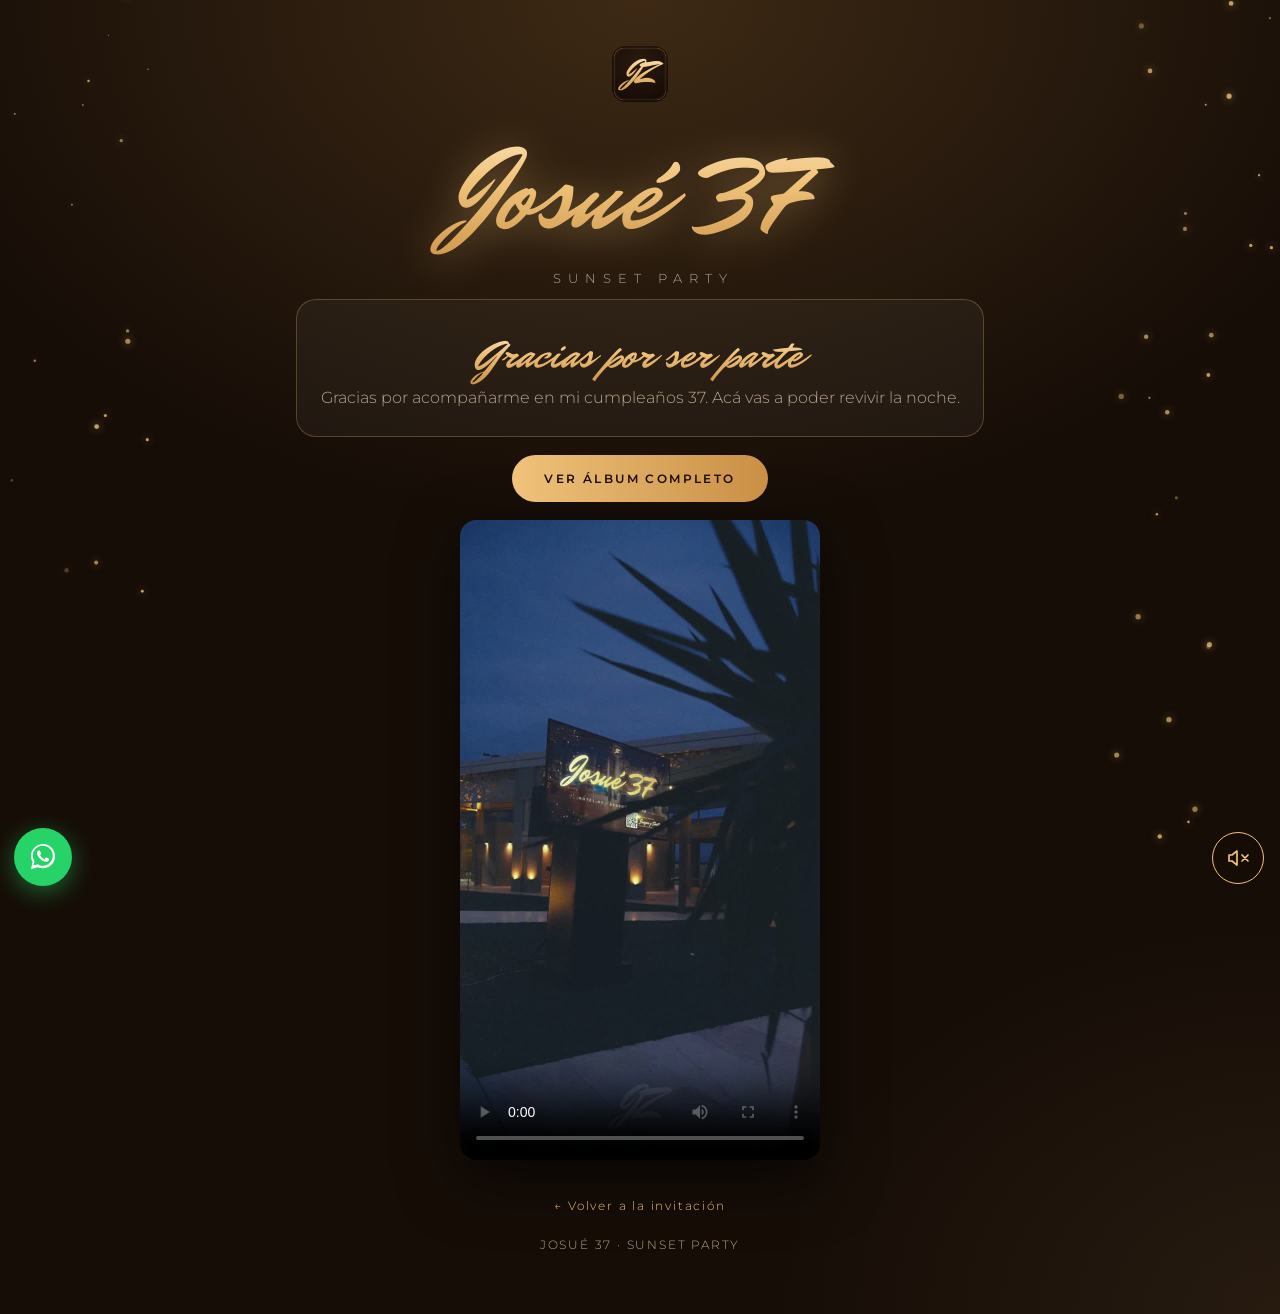
<file: gracias/index.html>
<!doctype html>
<html lang="es"><head>
<meta charset="utf-8"><meta name="viewport" content="width=device-width,initial-scale=1">
<title>Gracias — Josué 37</title>
<meta name="robots" content="noindex">
<meta name="theme-color" content="#160d07">
<link rel="icon" type="image/png" sizes="48x48" href="/img/jz-48.png"><link rel="apple-touch-icon" href="/img/apple-touch-icon.png">
<link href="https://fonts.googleapis.com/css2?family=Montserrat:wght@300;400;600&family=Mr+Dafoe&display=swap" rel="stylesheet">
<link rel="stylesheet" href="/shared.css">
<style>
.card{background:rgba(255,255,255,.04);border:1px solid var(--line);border-radius:20px;padding:26px 22px;margin-bottom:18px;text-align:center}
.card h2{font-family:'Mr Dafoe',cursive;font-weight:400;font-size:2.6rem;line-height:1.2;padding:.1em 0}
.card p{color:var(--mut)}
.vid{position:relative;aspect-ratio:16/9;border-radius:16px;overflow:hidden;border:1px solid var(--line);background:#000;margin-bottom:18px}
.vid iframe,.vid video{position:absolute;inset:0;width:100%;height:100%;border:0}
.ph{display:grid;grid-template-columns:repeat(2,1fr);gap:10px;margin-bottom:18px}
.ph img{width:100%;aspect-ratio:1;object-fit:cover;border-radius:14px;border:1px solid var(--line);cursor:zoom-in}
.act{text-align:center;margin:18px 0}
#lb{position:fixed;inset:0;z-index:200;background:rgba(5,3,1,.95);display:none}
#lb.on{display:flex}#lb img{margin:auto;max-width:96vw;max-height:90vh;border-radius:10px}
#lbx{position:fixed;top:max(14px,env(safe-area-inset-top));right:14px;width:46px;height:46px;border-radius:50%;border:1px solid var(--gold);background:rgba(22,13,7,.85);color:var(--gold);font-size:1.2rem;cursor:pointer}
.slider{position:relative;aspect-ratio:3/1;max-width:460px;margin:0 auto 18px;display:none}
.slider.show{display:block}
.sgroup{position:absolute;inset:0;display:flex;gap:8px;opacity:0;transition:opacity 1.1s ease}
.sgroup.on{opacity:1}
.sgroup img{flex:1;min-width:0;aspect-ratio:1;object-fit:cover;border-radius:14px;border:1px solid var(--line);background:#000}
#snd{position:fixed;right:16px;bottom:16px;z-index:60;width:52px;height:52px;border-radius:50%;border:1px solid var(--gold);background:rgba(22,13,7,.78);backdrop-filter:blur(8px);cursor:pointer;display:grid;place-items:center;transition:.25s}
#snd:hover{background:var(--gold)}#snd:hover svg{stroke:#1a0f08}
#snd svg{width:24px;height:24px;stroke:var(--gold);fill:none;stroke-width:1.7;stroke-linecap:round;stroke-linejoin:round}
#snd .off{display:none}#snd.muted .on{display:none}#snd.muted .off{display:block}
.pcount{display:inline-flex;align-items:center;gap:8px;margin:0 0 14px;padding:7px 14px;border-radius:99px;background:rgba(255,255,255,.05);border:1px solid var(--line);color:var(--mut);font-size:.75rem;letter-spacing:.05em}
.pcount b{color:var(--gold)}
.ig{max-width:360px;margin:18px auto 0}
.ig video{width:100%;display:block;border-radius:16px;background:#000;box-shadow:0 20px 60px rgba(0,0,0,.55)}
</style></head><body>
<canvas id="side"></canvas>
<button id="snd" type="button" class="muted" aria-label="Silenciar o activar sonido">
  <svg class="on" viewBox="0 0 24 24"><path d="M11 5 6 9H3v6h3l5 4z"/><path d="M15.5 8.5a5 5 0 0 1 0 7M18.5 5.5a9 9 0 0 1 0 13"/></svg>
  <svg class="off" viewBox="0 0 24 24"><path d="M11 5 6 9H3v6h3l5 4z"/><path d="m22 9-6 6m0-6 6 6"/></svg>
</button>
<div id="yt" style="position:absolute;width:0;height:0;overflow:hidden" aria-hidden="true"></div>
<div class="wrap">
  <div class="top"><img src="/img/jz-192.png" alt="JZ" style="width:56px;height:56px;border-radius:14px;display:block;margin:0 auto 4px"><div class="t gold">Josué 37</div><div class="s">Sunset Party</div></div>
  <div class="card"><h2 class="gold" id="ti">Gracias</h2><p id="tx"></p></div>
  <div id="media"></div>
  <div class="slider" id="slider"></div>
  <div style="text-align:center"><div id="pcount" style="display:none" class="pcount"><span id="pcount-tx"></span></div></div>
  <div class="act" id="act"></div>
  <div class="ig">
    <video id="igvid" src="/video/josue37.mp4" poster="/video/josue37-poster.jpg" controls playsinline preload="metadata"></video>
  </div>
</div>
<footer><a href="/">← Volver a la invitación</a><br><br>JOSUÉ 37 · SUNSET PARTY</footer>
<div id="lb"><button id="lbx" type="button" aria-label="Cerrar">✕</button><img id="lbi" alt=""></div>
<script src="/shared.js"></script>
<script>
// ===== Música de fondo (misma pista que la invitación) =====
(()=>{const VID='FxDMMeWK1ZE';let yt=null,ytReady=false;
const tag=document.createElement('script');tag.src='https://www.youtube.com/iframe_api';document.head.appendChild(tag);
window.onYouTubeIframeAPIReady=()=>{yt=new YT.Player('yt',{videoId:VID,playerVars:{controls:0,disablekb:1,fs:0,rel:0,modestbranding:1,playsinline:1,loop:1,playlist:VID,mute:1,autoplay:1},
events:{onReady:()=>{ytReady=true;yt.playVideo()},onStateChange:e=>{if(e.data===YT.PlayerState.PAUSED||e.data===YT.PlayerState.ENDED)yt.playVideo()}}})};
setInterval(()=>{if(!ytReady)return;try{const s=yt.getPlayerState();if(s!==YT.PlayerState.PLAYING&&s!==YT.PlayerState.BUFFERING)yt.playVideo()}catch(e){}},1500);
document.getElementById('snd').addEventListener('click',()=>{if(!ytReady)return;const m=yt.isMuted();m?yt.unMute():yt.mute();document.getElementById('snd').classList.toggle('muted',!m)});
document.getElementById('igvid')?.addEventListener('play',()=>{if(ytReady&&!yt.isMuted()){yt.mute();document.getElementById('snd').classList.add('muted')}});
})();
(async()=>{
 const slug=decodeURIComponent(location.pathname.split('/').filter(Boolean)[1]||'').toLowerCase();
 let c={};try{c=await (await fetch('/gracias/config.json',{cache:'no-store'})).json()}catch(e){}
 // Link variable: /gracias/<clave> redirige al enlace que definas en "links"
 const l=c.links&&c.links[slug];if(l&&/^https?:\/\//.test(l)){location.replace(l);return}
 ti.textContent=c.titulo||'Gracias';tx.textContent=c.texto||'';
 const m=document.getElementById('media');let any=false;
 if(c.video){any=true;const y=c.video.match(/(?:v=|youtu\.be\/|embed\/|^)([\w-]{11})(?:[&?]|$)/);
  m.insertAdjacentHTML('beforeend',/youtu/.test(c.video)||/^[\w-]{11}$/.test(c.video)&&y?`<div class="vid"><iframe src="https://www.youtube.com/embed/${y[1]}?rel=0&playsinline=1" allow="autoplay;encrypted-media;picture-in-picture" allowfullscreen></iframe></div>`:`<div class="vid"><video src="${c.video}" controls playsinline></video></div>`)}
 if(c.fotos&&c.fotos.length){any=true;m.insertAdjacentHTML('beforeend','<div class="ph">'+c.fotos.map(f=>`<img src="${f}" loading="lazy" alt="Foto de la noche">`).join('')+'</div>')}
 if(c.album&&/^https?:\/\//.test(c.album)){
  any=true;act.innerHTML=`<a class="btn fill" href="${c.album}" target="_blank" rel="noopener">Ver álbum completo</a>`;
  try{
   const r=await fetch('https://eventos.fusionia.com.ar/api/album/josue/recent',{cache:'no-store'});
   const {ids,count}=await r.json();
   if(count){document.getElementById('pcount-tx').innerHTML=`<b>${count}</b> fotos`;document.getElementById('pcount').style.display='inline-flex'}
   if(ids&&ids.length){
    const sl=document.getElementById('slider');sl.classList.add('show');
    // Tandas de 3 fotos que se van apareciendo (crossfade), rotando entre los grupos.
    const groups=[];for(let g=0;g<ids.length;g+=3)groups.push(ids.slice(g,g+3));
    sl.innerHTML=groups.map((g,gi)=>`<div class="sgroup${gi===0?' on':''}">${g.map((id,i)=>`<img src="https://eventos.fusionia.com.ar/api/foto/${id}.jpg?w=500" loading="${gi===0?'eager':'lazy'}" alt="Foto de la noche">`).join('')}</div>`).join('');
    if(groups.length>1){
     const els=sl.querySelectorAll('.sgroup');let gi=0;
     setInterval(()=>{els[gi].classList.remove('on');gi=(gi+1)%els.length;els[gi].classList.add('on')},3500);
    }
   }
  }catch(e){}
 }
 if(!any)m.innerHTML='<div class="card"><p>Muy pronto vas a poder ver acá las fotos y el video de la noche. ¡Gracias por ser parte! 💛</p></div>';
 m.addEventListener('click',e=>{if(e.target.matches('.ph img')){lbi.src=e.target.src;lb.classList.add('on')}});
 const cl=()=>lb.classList.remove('on');lbx.onclick=cl;lb.onclick=e=>{if(e.target===lb)cl()};addEventListener('keydown',e=>{if(e.key==='Escape')cl()});
})();
</script><script src="/wa.js" defer></script></body></html>
</file>
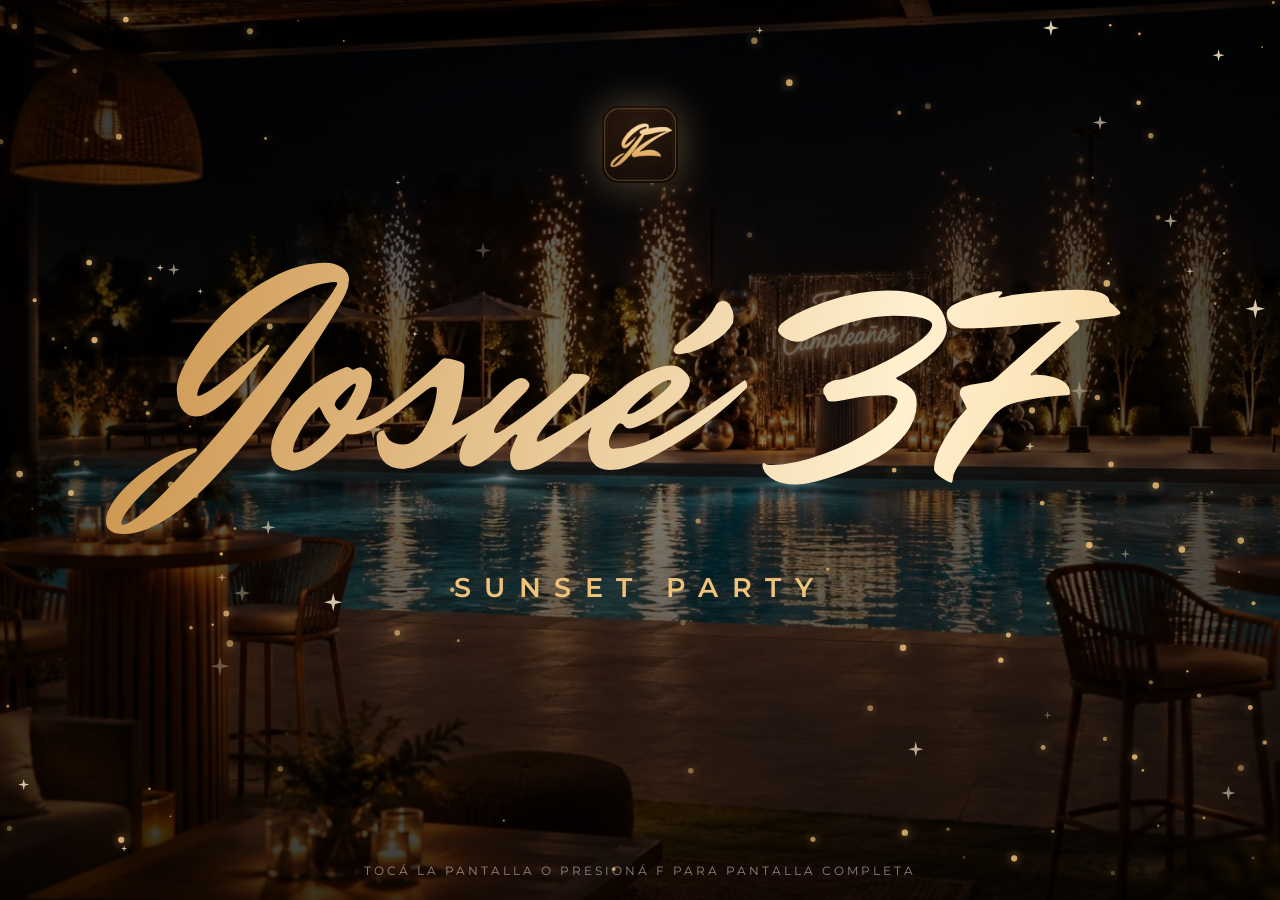
<file: tv/index.html>
<!doctype html>
<html lang="es"><head>
<meta charset="utf-8"><meta name="viewport" content="width=device-width,initial-scale=1">
<title>Josué 37 — Pantalla</title>
<meta name="robots" content="noindex">
<meta name="theme-color" content="#000000">
<link rel="icon" type="image/png" sizes="48x48" href="/img/jz-48.png">
<link href="https://fonts.googleapis.com/css2?family=Montserrat:wght@300;400;600&family=Mr+Dafoe&display=swap" rel="stylesheet">
<style>
:root{--gold:#f0c27a;--gold2:#c98f45;--tx:#f6ebdc;--mut:#b8a58e}
*{box-sizing:border-box;margin:0}
html,body{height:100%;background:#000;color:var(--tx);font-family:'Montserrat',sans-serif;overflow:hidden;cursor:default}
body.idle{cursor:none}
.bg{position:fixed;inset:-6%;background-size:cover;background-position:center;opacity:0;transition:opacity 2.4s ease;filter:brightness(.55)}
.bg.on{opacity:1;animation:kb 18s ease-in-out infinite alternate}
@keyframes kb{from{transform:scale(1) translate(0,0)}to{transform:scale(1.14) translate(-1.5%,1%)}}
.shade{position:fixed;inset:0;background:radial-gradient(70% 60% at 50% 50%,rgba(0,0,0,.05),rgba(0,0,0,.65))}
canvas{position:fixed;inset:0;width:100%;height:100%;pointer-events:none}
.stage{position:fixed;inset:0;padding-bottom:17vh;display:flex;flex-direction:column;align-items:center;justify-content:center;text-align:center}
.jz{width:clamp(48px,6vw,110px);border-radius:22%;margin-bottom:1.5vh;box-shadow:0 0 40px rgba(240,194,122,.35);animation:fl 6s ease-in-out infinite}
.title{font-family:'Mr Dafoe',cursive;font-size:clamp(5rem,22vw,26rem);line-height:1.05;padding:.15em .45em .1em .3em;background:linear-gradient(100deg,#c98f45 0%,#fff0cf 25%,#f0c27a 40%,#c98f45 60%,#fff0cf 80%,#c98f45 100%);background-size:300% 100%;-webkit-background-clip:text;background-clip:text;color:transparent;animation:shine 7s linear infinite,fl 7s ease-in-out infinite,glow 4s ease-in-out infinite;display:inline-block}
@keyframes shine{to{background-position:-300% 0}}
@keyframes fl{50%{transform:translateY(-1.2vh)}}
@keyframes glow{0%,100%{filter:drop-shadow(0 0 1.2vw rgba(240,194,122,.35))}50%{filter:drop-shadow(0 0 3vw rgba(240,194,122,.85))}}
.sub{height:2.6em;position:relative;width:100%;margin-top:1vh;font-size:clamp(.9rem,2.1vw,2.8rem);letter-spacing:.5em;text-transform:uppercase;padding-left:.5em}
.sub span{position:absolute;left:0;right:0;opacity:0;transform:translateY(1.2vh);transition:opacity 1.2s,transform 1.2s}
.sub span.on{opacity:1;transform:none}
.sub b{color:var(--gold);font-weight:600}
.qr{position:fixed;right:3vw;bottom:5vh;display:flex;align-items:center;gap:1.4vw;background:rgba(10,5,2,.7);border:1px solid rgba(240,194,122,.45);border-radius:1.6vw;padding:1.1vw 1.6vw;backdrop-filter:blur(8px);opacity:0;transform:translateY(2vh);transition:opacity 1s,transform 1s}
.qr.on{opacity:1;transform:none}
.qr img{width:clamp(90px,10vw,200px);aspect-ratio:1;border-radius:1vw;background:#fff;padding:.5vw}
.qr .k{letter-spacing:.35em;text-transform:uppercase;font-size:clamp(.6rem,.9vw,1.2rem);color:var(--gold)}
.qr .n{font-family:'Mr Dafoe',cursive;font-size:clamp(2rem,4vw,5.5rem);line-height:1.15;background:linear-gradient(180deg,#fff0cf,#f0c27a,#c98f45);-webkit-background-clip:text;background-clip:text;color:transparent;padding:0 .2em}
.qr .u{font-size:clamp(.6rem,.85vw,1.1rem);color:var(--mut);letter-spacing:.08em}
.hint{position:fixed;left:50%;bottom:2.5vh;transform:translateX(-50%);font-size:.75rem;letter-spacing:.25em;text-transform:uppercase;color:rgba(246,235,220,.55);transition:opacity 1s}
.hint.off{opacity:0}
#fs{position:fixed;inset:0;background:transparent;border:0;z-index:5;cursor:inherit}
@media(max-width:700px){.qr{left:50%;right:auto;transform:translate(-50%,2vh);bottom:3vh}.qr.on{transform:translate(-50%,0)}}
</style></head><body>
<div class="bg" id="b0"></div><div class="bg" id="b1"></div>
<div class="shade"></div><canvas id="c"></canvas>
<div class="stage">
  <img class="jz" src="/img/jz-192.png" alt="">
  <div class="title">Josué 37</div>
  <div class="sub" id="sub">
    <span class="on"><b>Sunset Party</b></span>
    <span>Cumple 37</span>
    <span>Sábado <b>10 de octubre</b> · <b>19:00 hs</b></span>
    <span>Hotel HT · <b>Sector piscina</b></span>
    <span>Buena música · Amigos · <b>Brindis al atardecer</b></span>
  </div>
</div>
<div class="qr" id="qr"><img id="qi" alt=""><div><div class="k" id="qk"></div><div class="n" id="qn"></div><div class="u" id="qu"></div></div></div>
<div class="hint" id="hint">Tocá la pantalla o presioná F para pantalla completa</div>
<button id="fs" aria-label="Pantalla completa"></button>
<script>
// Fondos que rotan con fundido
const IM=['/img/pileta.jpg','/img/salon.jpg'];let bi=0,cur=0;const B=[b0,b1];
B[0].style.backgroundImage=`url(${IM[0]})`;B[0].classList.add('on');
setInterval(()=>{bi=(bi+1)%IM.length;const n=1-cur;B[n].style.backgroundImage=`url(${IM[bi]})`;B[n].classList.add('on');B[cur].classList.remove('on');cur=n},12000);
// Subtítulos rotativos
const S=[...document.querySelectorAll('#sub span')];let si=0;
setInterval(()=>{S[si].classList.remove('on');si=(si+1)%S.length;S[si].classList.add('on')},5000);
// QR rotativos (escaneables desde el celular)
const SITE='https://37.josuezerda.com.ar';
const Q=[['Sunset Bar','Pedí tu trago','/bebidas'],['Trivia 37','Jugá y ganá','/trivia'],['Juegos y Sorteos','Sumate al sorteo','/juegos'],['Invitación','Todos los detalles','/']];
let qi=0;const q=document.getElementById('qr');
function showQ(){const [n,k,p]=Q[qi];document.getElementById('qi').src='https://api.qrserver.com/v1/create-qr-code/?size=400x400&margin=0&data='+encodeURIComponent(SITE+p);
 document.getElementById('qk').textContent=k;document.getElementById('qn').textContent=n;document.getElementById('qu').textContent='37.josuezerda.com.ar'+(p==='/'?'':p);
 q.classList.add('on');setTimeout(()=>q.classList.remove('on'),9000);qi=(qi+1)%Q.length}
setTimeout(showQ,3000);setInterval(showQ,13000);
// Partículas doradas por toda la pantalla
const cv=document.getElementById('c'),x=cv.getContext('2d');let W,H,P=[],R=[];
const rs=()=>{const d=devicePixelRatio||1;W=innerWidth;H=innerHeight;cv.width=W*d;cv.height=H*d;x.setTransform(d,0,0,d,0,0)};rs();addEventListener('resize',rs);
const mk=(init)=>{const side=Math.random()<.6,l=Math.random()<.5,w=W*.22;return{x:side?(l?Math.random()*w:W-Math.random()*w):Math.random()*W,y:init?Math.random()*H:H+10,v:.4+Math.random()*1.4,r:.8+Math.random()*2.6,a:Math.random()*6,s:Math.random()<.2}};
for(let i=0;i<Math.min(160,W/9|0);i++)P.push(mk(true));
function star(px,py,r,al){x.fillStyle=`rgba(255,240,207,${al})`;x.beginPath();x.moveTo(px,py-r*3);x.lineTo(px+r*.6,py-r*.6);x.lineTo(px+r*3,py);x.lineTo(px+r*.6,py+r*.6);x.lineTo(px,py+r*3);x.lineTo(px-r*.6,py+r*.6);x.lineTo(px-r*3,py);x.lineTo(px-r*.6,py-r*.6);x.fill()}
setInterval(()=>{const cx=W*(.25+Math.random()*.5),cy=H*(.2+Math.random()*.4);for(let i=0;i<40;i++){const a=Math.random()*6.28,v=1+Math.random()*4;R.push({x:cx,y:cy,vx:Math.cos(a)*v,vy:Math.sin(a)*v-1,l:1,r:1+Math.random()*2})}},4500);
(function f(){x.clearRect(0,0,W,H);
 for(const p of P){p.y-=p.v;p.a+=.03;p.x+=Math.sin(p.a)*.4;if(p.y<-20)Object.assign(p,mk(false));const al=.25+.6*Math.abs(Math.sin(p.a));
  if(p.s)star(p.x,p.y,p.r,al);else{x.fillStyle=`rgba(240,194,122,${al})`;x.shadowColor='rgba(240,194,122,.9)';x.shadowBlur=10;x.beginPath();x.arc(p.x,p.y,p.r,0,7);x.fill();x.shadowBlur=0}}
 for(let i=R.length-1;i>=0;i--){const b=R[i];b.x+=b.vx;b.y+=b.vy;b.vy+=.05;b.vx*=.985;b.l-=.01;if(b.l<=0){R.splice(i,1);continue}x.fillStyle=`rgba(255,226,170,${b.l})`;x.beginPath();x.arc(b.x,b.y,b.r,0,7);x.fill()}
 requestAnimationFrame(f)})();
// Pantalla completa, cursor oculto y pantalla siempre encendida
const fsToggle=()=>{const d=document;if(!d.fullscreenElement&&!d.webkitFullscreenElement){(d.documentElement.requestFullscreen||d.documentElement.webkitRequestFullscreen||(()=>{})).call(d.documentElement)}else{(d.exitFullscreen||d.webkitExitFullscreen).call(d)}wake()};
document.getElementById('fs').addEventListener('click',fsToggle);
addEventListener('keydown',e=>{if(e.key==='f'||e.key==='F')fsToggle()});
let wl=null;async function wake(){try{if('wakeLock' in navigator&&!wl){wl=await navigator.wakeLock.request('screen');wl.addEventListener('release',()=>wl=null)}}catch(e){}}
document.addEventListener('visibilitychange',()=>{if(!document.hidden)wake()});wake();
let it;const idle=()=>{document.body.classList.remove('idle');clearTimeout(it);it=setTimeout(()=>document.body.classList.add('idle'),3000)};
addEventListener('mousemove',idle);idle();setTimeout(()=>hint.classList.add('off'),12000);
</script></body></html>
</file>
<file: shared.css>
:root{--bg:#160d07;--bg2:#21140c;--gold:#f0c27a;--gold2:#c98f45;--tx:#f6ebdc;--mut:#b8a58e;--line:rgba(240,194,122,.25)}
*{box-sizing:border-box;margin:0;-webkit-tap-highlight-color:transparent}
html{scroll-behavior:smooth}
body{background:var(--bg);color:var(--tx);font-family:'Montserrat',sans-serif;font-weight:300;line-height:1.6;min-height:100vh;overflow-x:hidden;background-image:radial-gradient(60% 40% at 50% 0%,rgba(201,143,69,.22),transparent),radial-gradient(40% 30% at 100% 100%,rgba(240,194,122,.08),transparent)}
.gold{background:linear-gradient(180deg,#fff0cf,var(--gold) 45%,var(--gold2));-webkit-background-clip:text;background-clip:text;color:transparent}
.wrap{max-width:720px;margin:0 auto;padding:0 16px}
.top{padding:46px 0 10px;text-align:center}
.top .t{font-family:'Mr Dafoe',cursive;font-size:clamp(4.2rem,22vw,7rem);line-height:1.1;display:inline-block;padding:.25em .4em .15em .3em;filter:drop-shadow(0 4px 20px rgba(240,194,122,.4))}
.top .s{letter-spacing:.55em;text-transform:uppercase;font-size:.8rem;color:var(--mut);padding-left:.55em;margin-top:-.4em}
.line{width:90px;height:1px;background:var(--gold);margin:22px auto}
.sec{text-align:center;letter-spacing:.45em;text-transform:uppercase;font-size:.8rem;color:var(--gold);margin:26px 0 18px;display:flex;align-items:center;gap:14px}
.sec:before,.sec:after{content:"";flex:1;height:1px;background:var(--line)}
.btn{display:inline-block;padding:14px 32px;border-radius:99px;border:1px solid var(--gold);color:var(--gold);letter-spacing:.2em;text-transform:uppercase;font-size:.75rem;font-weight:500;background:none;cursor:pointer;font-family:inherit;transition:.25s;text-decoration:none}
.btn.fill{background:linear-gradient(90deg,var(--gold),var(--gold2));color:#1a0f08;border:0;font-weight:600}
footer{padding:36px 16px 60px;text-align:center;color:var(--mut);font-size:.75rem;letter-spacing:.15em}
footer a{color:var(--gold);text-decoration:none}
#side{position:fixed;inset:0;width:100%;height:100%;pointer-events:none;z-index:1}
.wrap,footer{position:relative;z-index:2}
</file>
